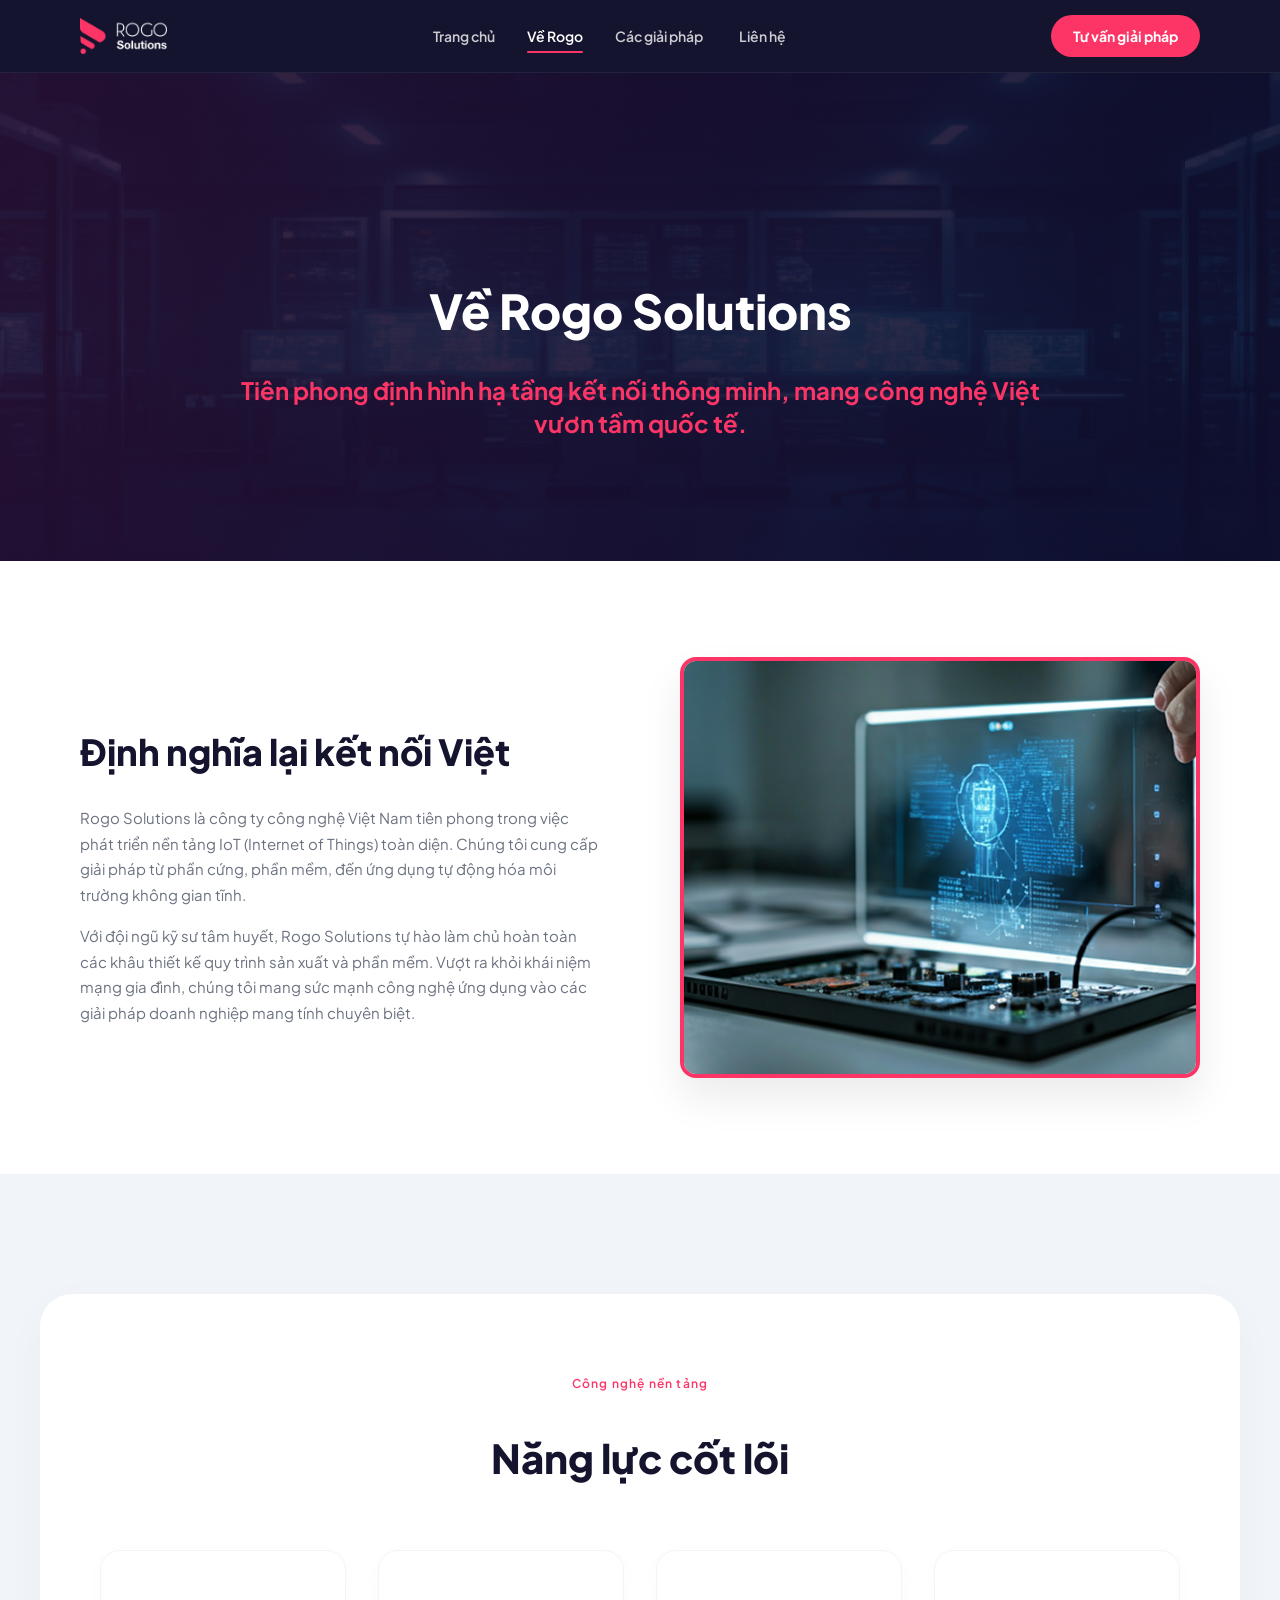
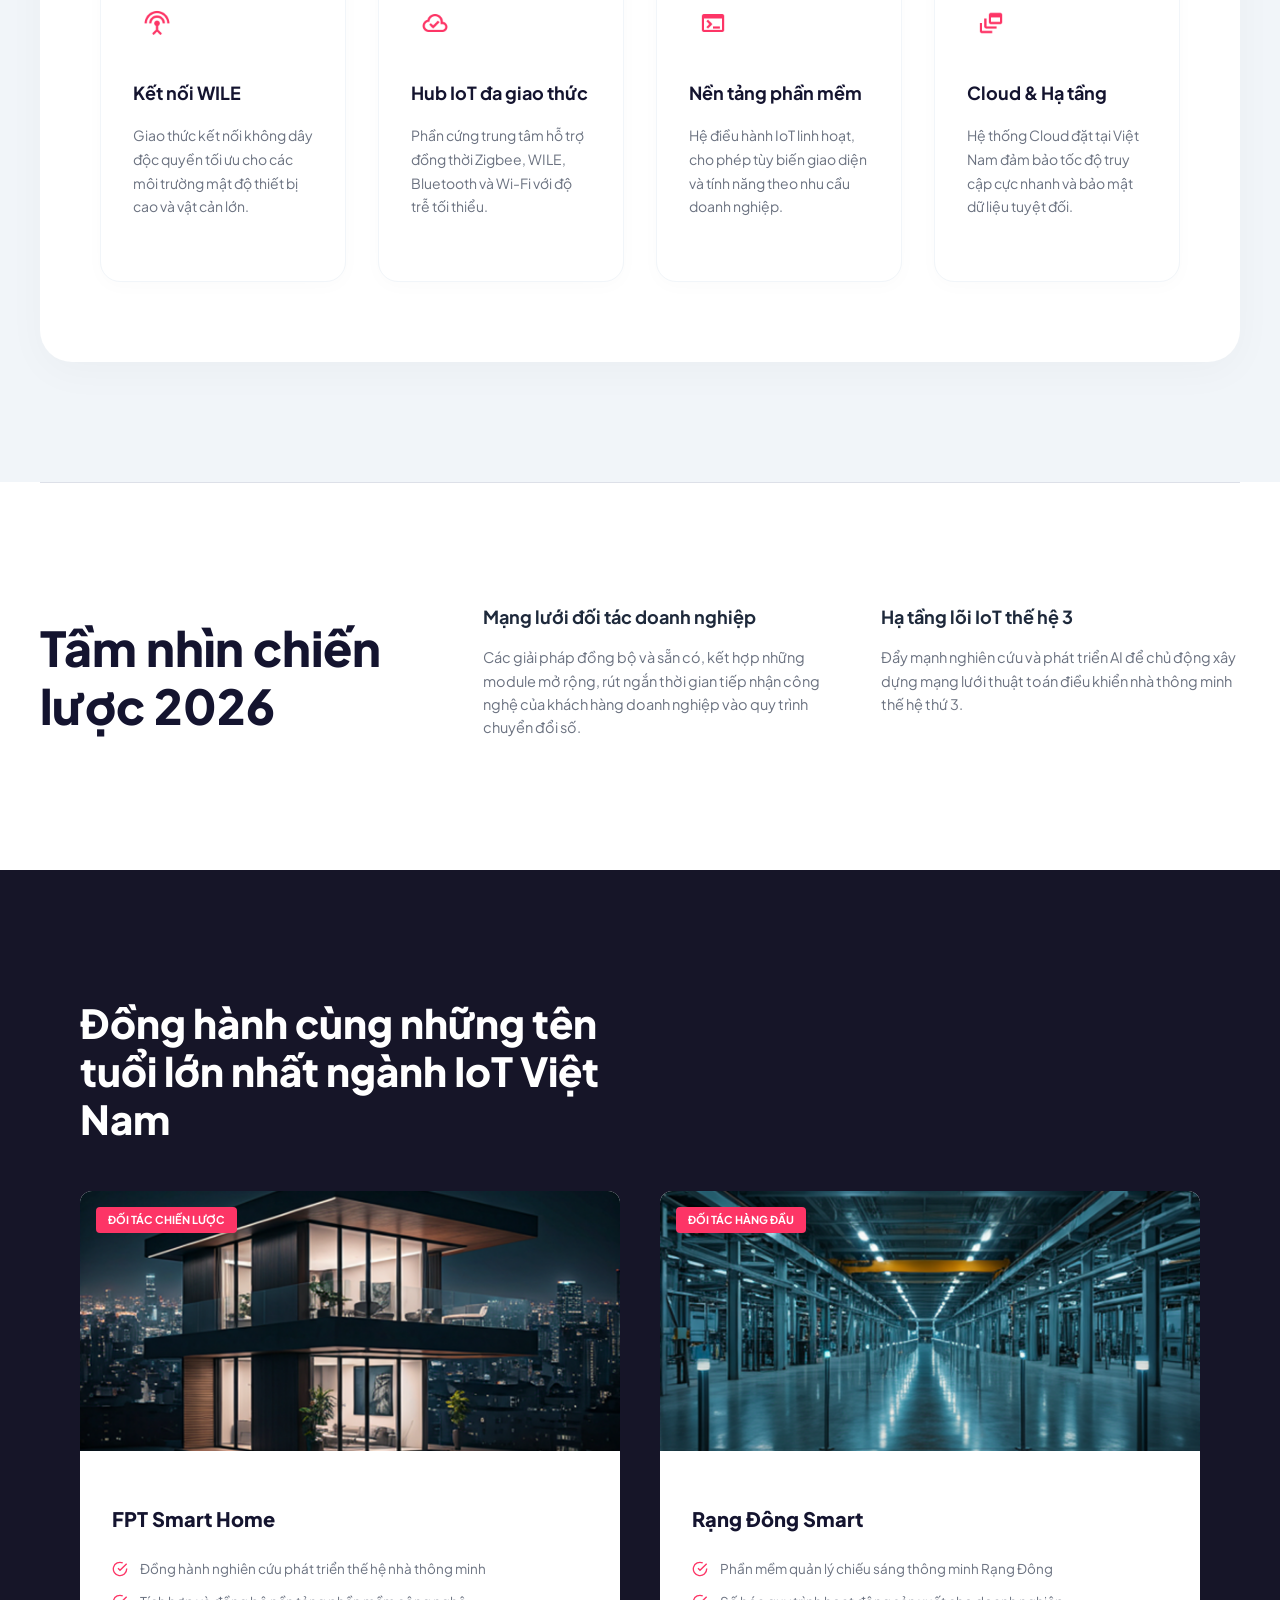
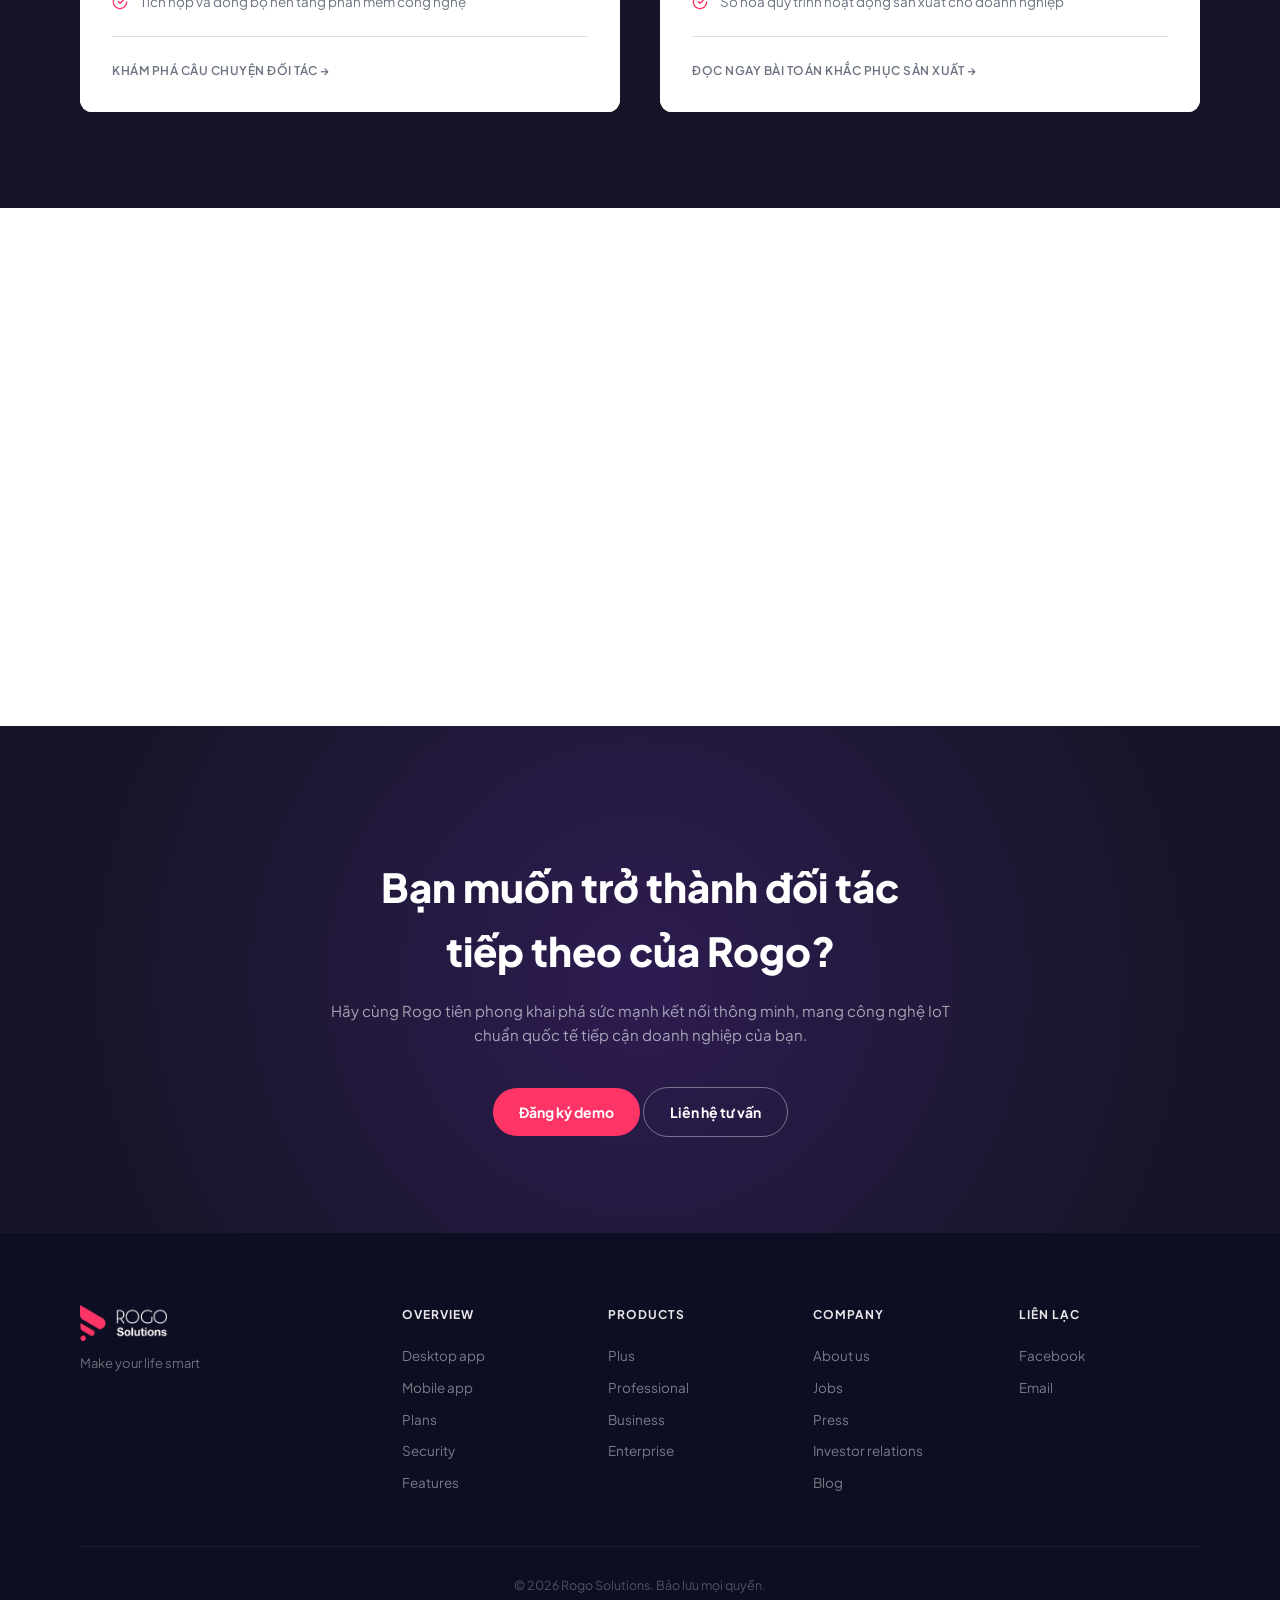
<file: about.html>
<!doctype html>
<html lang="vi">

<head>
  <meta charset="utf-8" />
  <meta name="viewport" content="width=device-width,initial-scale=1" />
  <title>Về Rogo - Rogo Solutions</title>
  <link rel="icon" type="image/png" href="assets/web_icon.png">
  <link rel="preconnect" href="https://fonts.googleapis.com">
  <link rel="preconnect" href="https://fonts.gstatic.com" crossorigin>
  <link
    href="https://fonts.googleapis.com/css2?family=Plus+Jakarta+Sans:ital,wght@0,400;0,500;0,600;0,700;0,800;1,400&family=Lora:ital,wght@0,400;0,600;1,400&display=swap"
    rel="stylesheet">
  <link rel="stylesheet" href="css/style.css">
  <style>
    /* CSS Tùy chỉnh riêng cho trang About */
    .about-hero {
      padding: 160px 0 120px;
      background: linear-gradient(rgba(19, 10, 47, 0.4), rgba(19, 10, 47, 0.4)), url('assets/Background4.png') no-repeat center center;
      background-size: cover;
      color: #fff;
      text-align: center;
    }

    .about-hero h1 {
      font-size: 48px;
      font-weight: 800;
      margin-bottom: 24px;
      color: #fff;
    }

    .about-hero p {
      font-size: 24px;
      font-weight: 700;
      color: #FD3566;
      line-height: 1.4;
      max-width: 900px;
      margin: 0 auto;
    }

    .about-redefine {
      padding: 96px 0;
      background: #fff;
    }

    .redefine-grid {
      display: grid;
      grid-template-columns: 1fr 1fr;
      gap: 80px;
      align-items: center;
    }

    .redefine-text h2 {
      font-size: 36px;
      font-weight: 800;
      margin-bottom: 24px;
      color: var(--text);
    }

    .redefine-text p {
      font-size: 15px;
      line-height: 1.7;
      margin-bottom: 16px;
      color: var(--text-muted);
    }

    .redefine-img {
      overflow: hidden;
      border-radius: 16px;
      border: 4px solid #FD3566;
      box-shadow: 0 20px 40px rgba(0, 0, 0, 0.08);
      display: flex;
      align-items: center;
      justify-content: center;
      background: #fff;
    }

    .redefine-img img {
      width: 100%;
      display: block;
      transform: scale(1.35) translateY(6%);
    }

    .about-core {
      padding: 120px 0;
      text-align: center;
      background-color: #f1f5f9;
      /* Xám đậm hơn chút so với f8fafc để nổi bật khối trắng */
    }

    .core-container {
      background: #fff;
      padding: 80px 60px;
      border-radius: 32px;
      box-shadow: 0 10px 40px rgba(0, 0, 0, 0.03);
    }

    .core-eyebrow {
      color: var(--pink);
      background: transparent;
      border: none;
      padding: 0;
      margin-bottom: 16px;
      text-transform: none;
      font-weight: 600;
      display: block;
    }

    .about-core h2 {
      font-size: 40px;
      font-weight: 800;
      margin-bottom: 60px;
      color: var(--text);
    }

    .core-grid {
      display: grid;
      grid-template-columns: repeat(4, 1fr);
      gap: 32px;
      text-align: left;
    }

    .core-item {
      padding: 48px 32px;
      border-radius: 20px;
      background: #fff;
      border: 1px solid #f1f5f9;
      box-shadow: 0 4px 20px rgba(0, 0, 0, 0.02);
      transition: all 0.3s ease;
    }

    .core-item:hover {
      transform: translateY(-8px);
      box-shadow: 0 20px 40px rgba(0, 0, 0, 0.06);
      border-color: rgba(233, 48, 73, 0.1);
    }

    .core-item-icon {
      width: 48px;
      height: 48px;
      margin-bottom: 32px;
      object-fit: contain;
    }

    .core-item h4 {
      font-size: 18px;
      font-weight: 700;
      margin-bottom: 16px;
      color: var(--text);
    }

    .core-item p {
      font-size: 14px;
      color: var(--text-muted);
      line-height: 1.7;
    }

    .about-vision {
      padding: 96px 0;
      border-top: 1px solid var(--gray-200);
    }

    .vision-grid {
      display: grid;
      grid-template-columns: 1fr 2fr;
      gap: 64px;
    }

    .vision-grid h2 {
      font-size: 48px;
      font-weight: 800;
      line-height: 1.2;
      color: var(--text);
    }

    .vision-items {
      display: grid;
      grid-template-columns: 1fr 1fr;
      gap: 40px;
    }

    .vision-items h4 {
      font-size: 18px;
      font-weight: 700;
      margin-bottom: 12px;
      color: #1e293b;
    }

    .vision-items p {
      font-size: 14.5px;
      line-height: 1.6;
      color: var(--text-muted);
    }

    .about-partners {
      padding: 96px 0;
      background: #161528;
      color: #fff;
    }

    .about-partners h2 {
      font-size: 40px;
      font-weight: 800;
      line-height: 1.2;
      color: #fff;
      margin-bottom: 48px;
    }

    .partners-grid {
      display: grid;
      grid-template-columns: 1fr 1fr;
      gap: 40px;
    }

    .card-abt {
      background: #fff;
      border-radius: 12px;
      overflow: hidden;
      display: flex;
      flex-direction: column;
    }

    .card-abt-img {
      height: 260px;
      overflow: hidden;
      position: relative;
    }

    .card-abt-img img {
      width: 100%;
      height: 100%;
      object-fit: cover;
    }

    .card-abt-badge {
      position: absolute;
      top: 16px;
      left: 16px;
      background: var(--pink);
      color: #fff;
      padding: 4px 12px;
      font-size: 11px;
      font-weight: 700;
      border-radius: 4px;
      text-transform: uppercase;
    }

    .card-abt-body {
      padding: 32px;
      background: #fff;
      flex: 1;
    }

    .card-abt-body h3 {
      font-size: 20px;
      font-weight: 800;
      color: var(--text);
      margin-bottom: 24px;
    }

    .card-abt-list {
      list-style: none;
      padding: 0;
      margin: 0 0 24px;
      display: flex;
      flex-direction: column;
      gap: 12px;
    }

    .card-abt-list li {
      display: flex;
      gap: 12px;
      font-size: 13.5px;
      color: var(--text-muted);
      line-height: 1.5;
    }

    .card-abt-list svg {
      width: 16px;
      height: 16px;
      color: var(--pink);
      flex-shrink: 0;
      margin-top: 2px;
    }

    .card-abt-btn {
      color: var(--text-muted);
      font-size: 12px;
      font-weight: 600;
      text-transform: uppercase;
      letter-spacing: .5px;
      display: flex;
      align-items: center;
      gap: 8px;
      text-decoration: none;
      padding-top: 24px;
      border-top: 1px solid var(--gray-200);
      transition: color .2s;
    }

    .card-abt-btn:hover {
      color: var(--pink);
    }

    .about-contact {
      padding: 96px 0;
    }

    .contact-grid {
      display: grid;
      grid-template-columns: 1fr 1fr;
      gap: 64px;
      align-items: start;
    }

    .contact-grid h2 {
      font-size: 32px;
      font-weight: 800;
      margin-bottom: 40px;
      color: var(--text);
    }

    .contact-list {
      display: flex;
      flex-direction: column;
      gap: 32px;
    }

    .contact-item {
      display: flex;
      gap: 16px;
    }

    .contact-item svg {
      width: 24px;
      height: 24px;
      color: var(--text-muted);
      flex-shrink: 0;
    }

    .contact-item h5 {
      font-size: 13px;
      font-weight: 700;
      color: var(--pink);
      text-transform: uppercase;
      letter-spacing: 1px;
      margin: 0 0 4px;
    }

    .contact-item p {
      margin: 0;
      font-size: 14.5px;
      color: var(--text);
      font-weight: 500;
    }

    .contact-map {
      width: 100%;
      height: 320px;
      background: #1b1b3a;
      border-radius: 12px;
      object-fit: cover;
    }

    .about-cta {
      padding: 96px 0;
      background: radial-gradient(circle at center, #2e1c51 0%, #161528 80%);
      color: #fff;
      text-align: center;
    }

    .about-cta h2 {
      font-size: 40px;
      font-weight: 800;
      margin-bottom: 16px;
    }

    .about-cta p {
      font-size: 15px;
      color: rgba(255, 255, 255, .6);
      margin-bottom: 40px;
      line-height: 1.6;
    }

    @media (max-width: 900px) {
      .container {
        padding: 0 24px;
      }

      .about-hero {
        padding: 100px 24px 60px;
      }

      .about-hero h1 {
        font-size: 32px;
      }

      .about-hero p {
        font-size: 18px;
      }

      .redefine-grid,
      .vision-grid,
      .vision-items,
      .partners-grid,
      .contact-grid {
        grid-template-columns: 1fr;
        gap: 40px;
        padding: 0 24px;
      }

      .core-grid {
        grid-template-columns: 1fr 1fr;
      }

      .core-container {
        padding: 40px 24px;
      }

      .about-core h2 {
        font-size: 30px;
        margin-bottom: 40px;
      }

      .vision-grid h2 {
        font-size: 30px;
      }

      .about-partners h2 {
        font-size: 30px;
      }
    }

    @media (max-width: 600px) {
      .core-grid {
        grid-template-columns: 1fr;
      }

      .about-hero h1 {
        font-size: 28px;
      }

      .about-hero p {
        font-size: 16px;
      }

      .contact-map {
        height: 240px;
      }
    }
  </style>
</head>

<body>

  <!-- NAV -->
  <header class="nav" id="main-nav">
    <div class="container nav-inner">
      <a class="logo" href="index.html" id="logo-link">
        <img src="assets/Logo%20vector.png" alt="Rogo Solutions Logo" class="logo-img">
      </a>
      <nav aria-label="Main navigation">
        <ul class="nav-links" id="nav-links">
          <li><a href="index.html" id="nav-home">Trang chủ</a></li>
          <li><a href="about.html" class="active" id="nav-about">Về Rogo</a></li>
          <li class="has-dropdown">
            <a href="solutions.html" id="nav-solutions">Các giải pháp <svg class="chevron" viewBox="0 0 16 16"
                fill="none">
                <path d="M4 6l4 4 4-4" stroke="currentColor" stroke-width="1.5" stroke-linecap="round"
                  stroke-linejoin="round" />
              </svg></a>
            <ul class="dropdown" id="solutions-dropdown">
              <li><a href="solutions.html#rogo-platform">Rogo Platform (PaaS)</a></li>
              <li><a href="solutions.html#enterprise-saas">IoT Enterprise SaaS</a></li>
              <li><a href="solutions.html#neo-one">Thing Edges - NEO One</a></li>
            </ul>
          </li>
          <li><a href="contact.html" id="nav-contact">Liên hệ</a></li>
        </ul>
      </nav>
      <div class="nav-right">
        <a href="contact.html#contact-form" class="nav-cta" id="nav-cta-btn" style="text-decoration:none;">Tư vấn giải
          pháp</a>
        <button class="hamburger" id="hamburger-btn" aria-label="Toggle menu">
          <span></span><span></span><span></span>
        </button>
      </div>
    </div>
  </header>

  <!-- HERO -->
  <section class="about-hero">
    <div class="container">
      <h1>Về Rogo Solutions</h1>
      <p>Tiên phong định hình hạ tầng kết nối thông minh, mang công nghệ Việt<br>vươn tầm quốc tế.</p>
    </div>
  </section>

  <!-- REDEFINE -->
  <section class="about-redefine">
    <div class="container redefine-grid">
      <div class="redefine-text reveal">
        <h2>Định nghĩa lại kết nối Việt</h2>
        <p>Rogo Solutions là công ty công nghệ Việt Nam tiên phong trong việc phát triển nền tảng IoT (Internet of
          Things) toàn diện. Chúng tôi cung cấp giải pháp từ phần cứng, phần mềm, đến ứng dụng tự động hóa môi trường
          không gian tĩnh.</p>
        <p>Với đội ngũ kỹ sư tâm huyết, Rogo Solutions tự hào làm chủ hoàn toàn các khâu thiết kế quy trình sản xuất và
          phần mềm. Vượt ra khỏi khái niệm mạng gia đình, chúng tôi mang sức mạnh công nghệ ứng dụng vào các giải pháp
          doanh nghiệp mang tính chuyên biệt.</p>
      </div>
      <div class="redefine-img reveal">
        <img src="assets/Container.png" alt="Card Technology">
      </div>
    </div>
  </section>

  <!-- CORE -->
  <section class="about-core">
    <div class="container core-container reveal">
      <span class="eyebrow core-eyebrow">Công nghệ nền tảng</span>
      <h2>Năng lực cốt lõi</h2>
      <div class="core-grid">
        <div class="core-item reveal">
          <img src="assets/Icon1.png" alt="Kết nối WILE" class="core-item-icon">
          <h4>Kết nối WILE</h4>
          <p>Giao thức kết nối không dây độc quyền tối ưu cho các môi trường mật độ thiết bị cao và vật cản lớn.</p>
        </div>
        <div class="core-item reveal">
          <img src="assets/Icon2.png" alt="Hub IoT đa giao thức" class="core-item-icon">
          <h4>Hub IoT đa giao thức</h4>
          <p>Phần cứng trung tâm hỗ trợ đồng thời Zigbee, WILE, Bluetooth và Wi-Fi với độ trễ tối thiểu.</p>
        </div>
        <div class="core-item reveal">
          <img src="assets/Icon3.png" alt="Nền tảng phần mềm" class="core-item-icon">
          <h4>Nền tảng phần mềm</h4>
          <p>Hệ điều hành IoT linh hoạt, cho phép tùy biến giao diện và tính năng theo nhu cầu doanh nghiệp.</p>
        </div>
        <div class="core-item reveal">
          <img src="assets/Icon4.png" alt="Cloud & Hạ tầng" class="core-item-icon">
          <h4>Cloud & Hạ tầng</h4>
          <p>Hệ thống Cloud đặt tại Việt Nam đảm bảo tốc độ truy cập cực nhanh và bảo mật dữ liệu tuyệt đối.</p>
        </div>
      </div>
    </div>
  </section>

  <!-- VISION -->
  <section class="about-vision container reveal">
    <div class="vision-grid">
      <h2>Tầm nhìn chiến<br>lược 2026</h2>
      <div class="vision-items">
        <div class="reveal">
          <h4>Mạng lưới đối tác doanh nghiệp</h4>
          <p>Các giải pháp đồng bộ và sẵn có, kết hợp những module mở rộng, rút ngắn thời gian tiếp nhận công nghệ của
            khách hàng doanh nghiệp vào quy trình chuyển đổi số.</p>
        </div>
        <div class="reveal">
          <h4>Hạ tầng lõi IoT thế hệ 3</h4>
          <p>Đẩy mạnh nghiên cứu và phát triển AI để chủ động xây dựng mạng lưới thuật toán điều khiển nhà thông minh
            thế hệ thứ 3.</p>
        </div>
      </div>
    </div>
  </section>

  <!-- PARTNERS -->
  <section class="about-partners">
    <div class="container">
      <h2 class="reveal">Đồng hành cùng những tên<br>tuổi lớn nhất ngành IoT Việt<br>Nam</h2>
      <div class="partners-grid">
        <div class="card-abt reveal">
          <div class="card-abt-img">
            <div class="card-abt-badge">ĐỐI TÁC CHIẾN LƯỢC</div>
            <img src="assets/Container%20(1).png" alt="FPT Smart Home">
          </div>
          <div class="card-abt-body">
            <h3>FPT Smart Home</h3>
            <ul class="card-abt-list">
              <li><svg viewBox="0 0 24 24" fill="none" stroke="currentColor" stroke-width="2">
                  <path d="M22 11.08V12a10 10 0 1 1-5.93-9.14" />
                  <polyline points="22 4 12 14.01 9 11.01" />
                </svg> Đồng hành nghiên cứu phát triển thế hệ nhà thông minh</li>
              <li><svg viewBox="0 0 24 24" fill="none" stroke="currentColor" stroke-width="2">
                  <path d="M22 11.08V12a10 10 0 1 1-5.93-9.14" />
                  <polyline points="22 4 12 14.01 9 11.01" />
                </svg> Tích hợp và đồng bộ nền tảng phần mềm công nghệ</li>
            </ul>
            <a href="#" class="card-abt-btn">KHÁM PHÁ CÂU CHUYỆN ĐỐI TÁC &rarr;</a>
          </div>
        </div>
        <div class="card-abt reveal">
          <div class="card-abt-img">
            <div class="card-abt-badge" style="background:#FD3566">ĐỐI TÁC HÀNG ĐẦU</div>
            <img src="assets/Container%20(2).png" alt="Rạng Đông Smart">
          </div>
          <div class="card-abt-body">
            <h3>Rạng Đông Smart</h3>
            <ul class="card-abt-list">
              <li><svg viewBox="0 0 24 24" fill="none" stroke="currentColor" stroke-width="2">
                  <path d="M22 11.08V12a10 10 0 1 1-5.93-9.14" />
                  <polyline points="22 4 12 14.01 9 11.01" />
                </svg> Phần mềm quản lý chiếu sáng thông minh Rạng Đông</li>
              <li><svg viewBox="0 0 24 24" fill="none" stroke="currentColor" stroke-width="2">
                  <path d="M22 11.08V12a10 10 0 1 1-5.93-9.14" />
                  <polyline points="22 4 12 14.01 9 11.01" />
                </svg> Số hóa quy trình hoạt động sản xuất cho doanh nghiệp</li>
            </ul>
            <a href="#" class="card-abt-btn">ĐỌC NGAY BÀI TOÁN KHẮC PHỤC SẢN XUẤT &rarr;</a>
          </div>
        </div>
      </div>
    </div>
  </section>

  <!-- CONTACT -->
  <section class="about-contact container reveal">
    <div class="contact-grid">
      <div class="reveal">
        <h2>Thông tin liên hệ</h2>
        <div class="contact-list">
          <div class="contact-item reveal">
            <svg viewBox="0 0 24 24" fill="none" stroke="currentColor" stroke-width="2">
              <path d="M21 10c0 7-9 13-9 13s-9-6-9-13a9 9 0 0 1 18 0z" />
              <circle cx="12" cy="10" r="3" />
            </svg>
            <div>
              <h5>Văn phòng</h5>
              <p>Số 8 Đường Số 52, Phường An Phú, TP. Thủ Đức, TP.HCM</p>
            </div>
          </div>
          <div class="contact-item reveal">
            <svg viewBox="0 0 24 24" fill="none" stroke="currentColor" stroke-width="2">
              <path d="M4 4h16c1.1 0 2 .9 2 2v12c0 1.1-.9 2-2 2H4c-1.1 0-2-.9-2-2V6c0-1.1.9-2 2-2z" />
              <polyline points="22,6 12,13 2,6" />
            </svg>
            <div>
              <h5>Email liên hệ</h5>
              <p>contact@rogosolutions.com</p>
            </div>
          </div>
          <div class="contact-item reveal">
            <svg viewBox="0 0 24 24" fill="none" stroke="currentColor" stroke-width="2">
              <path
                d="M22 16.92v3a2 2 0 0 1-2.18 2 19.79 19.79 0 0 1-8.63-3.07 19.5 19.5 0 0 1-6-6 19.79 19.79 0 0 1-3.07-8.67A2 2 0 0 1 4.11 2h3a2 2 0 0 1 2 1.72 12.84 12.84 0 0 0 .7 2.81 2 2 0 0 1-.45 2.11L8.09 9.91a16 16 0 0 0 6 6l1.27-1.27a2 2 0 0 1 2.11-.45 12.84 12.84 0 0 0 2.81.7A2 2 0 0 1 22 16.92z" />
            </svg>
            <div>
              <h5>Phone & Zalo</h5>
              <p>+84 56 756 8676</p>
            </div>
          </div>
        </div>
      </div>
      <img src="assets/Container4.jpg" class="contact-map reveal" alt="Bản đồ liên hệ">
    </div>
  </section>

  <!-- CTA STRIP -->
  <section class="about-cta">
    <div class="container reveal">
      <h2>Bạn muốn trở thành đối tác<br>tiếp theo của Rogo?</h2>
      <p>Hãy cùng Rogo tiên phong khai phá sức mạnh kết nối thông minh, mang công nghệ IoT<br>chuẩn quốc tế tiếp cận
        doanh nghiệp của bạn.</p>
      <a href="demo.html" target="_blank" class="btn btn-primary" style="text-decoration:none;">Đăng ký demo</a>
      <a href="contact.html#contact-form" class="btn btn-ghost" style="text-decoration:none;">Liên hệ tư vấn</a>
    </div>
  </section>

  <!-- FOOTER -->
  <footer id="main-footer">
    <div class="container">
      <div class="foot-top">
        <div class="foot-brand">
          <a class="logo" href="index.html" id="footer-logo">
            <img src="assets/Logo%20vector.png" alt="Rogo Solutions Logo" class="logo-img">
          </a>
          <div class="foot-tagline">Make your life smart</div>
        </div>
        <div class="foot-cols">
          <div class="foot-col" id="foot-col-overview">
            <h5>OVERVIEW</h5>
            <a href="#">Desktop app</a>
            <a href="#">Mobile app</a>
            <a href="#">Plans</a>
            <a href="#">Security</a>
            <a href="#">Features</a>
          </div>
          <div class="foot-col" id="foot-col-products">
            <h5>PRODUCTS</h5>
            <a href="#">Plus</a>
            <a href="#">Professional</a>
            <a href="#">Business</a>
            <a href="#">Enterprise</a>
          </div>
          <div class="foot-col" id="foot-col-company">
            <h5>COMPANY</h5>
            <a href="#">About us</a>
            <a href="#">Jobs</a>
            <a href="#">Press</a>
            <a href="#">Investor relations</a>
            <a href="#">Blog</a>
          </div>
          <div class="foot-col" id="foot-col-contact">
            <h5>LIÊN LẠC</h5>
            <a href="#">Facebook</a>
            <a href="#">Email</a>
          </div>
        </div>
      </div>
      <div class="foot-bottom">© 2026 Rogo Solutions. Bảo lưu mọi quyền.</div>
    </div>
  </footer>

  <script src="js/main.js"></script>
</body>

</html>
</file>
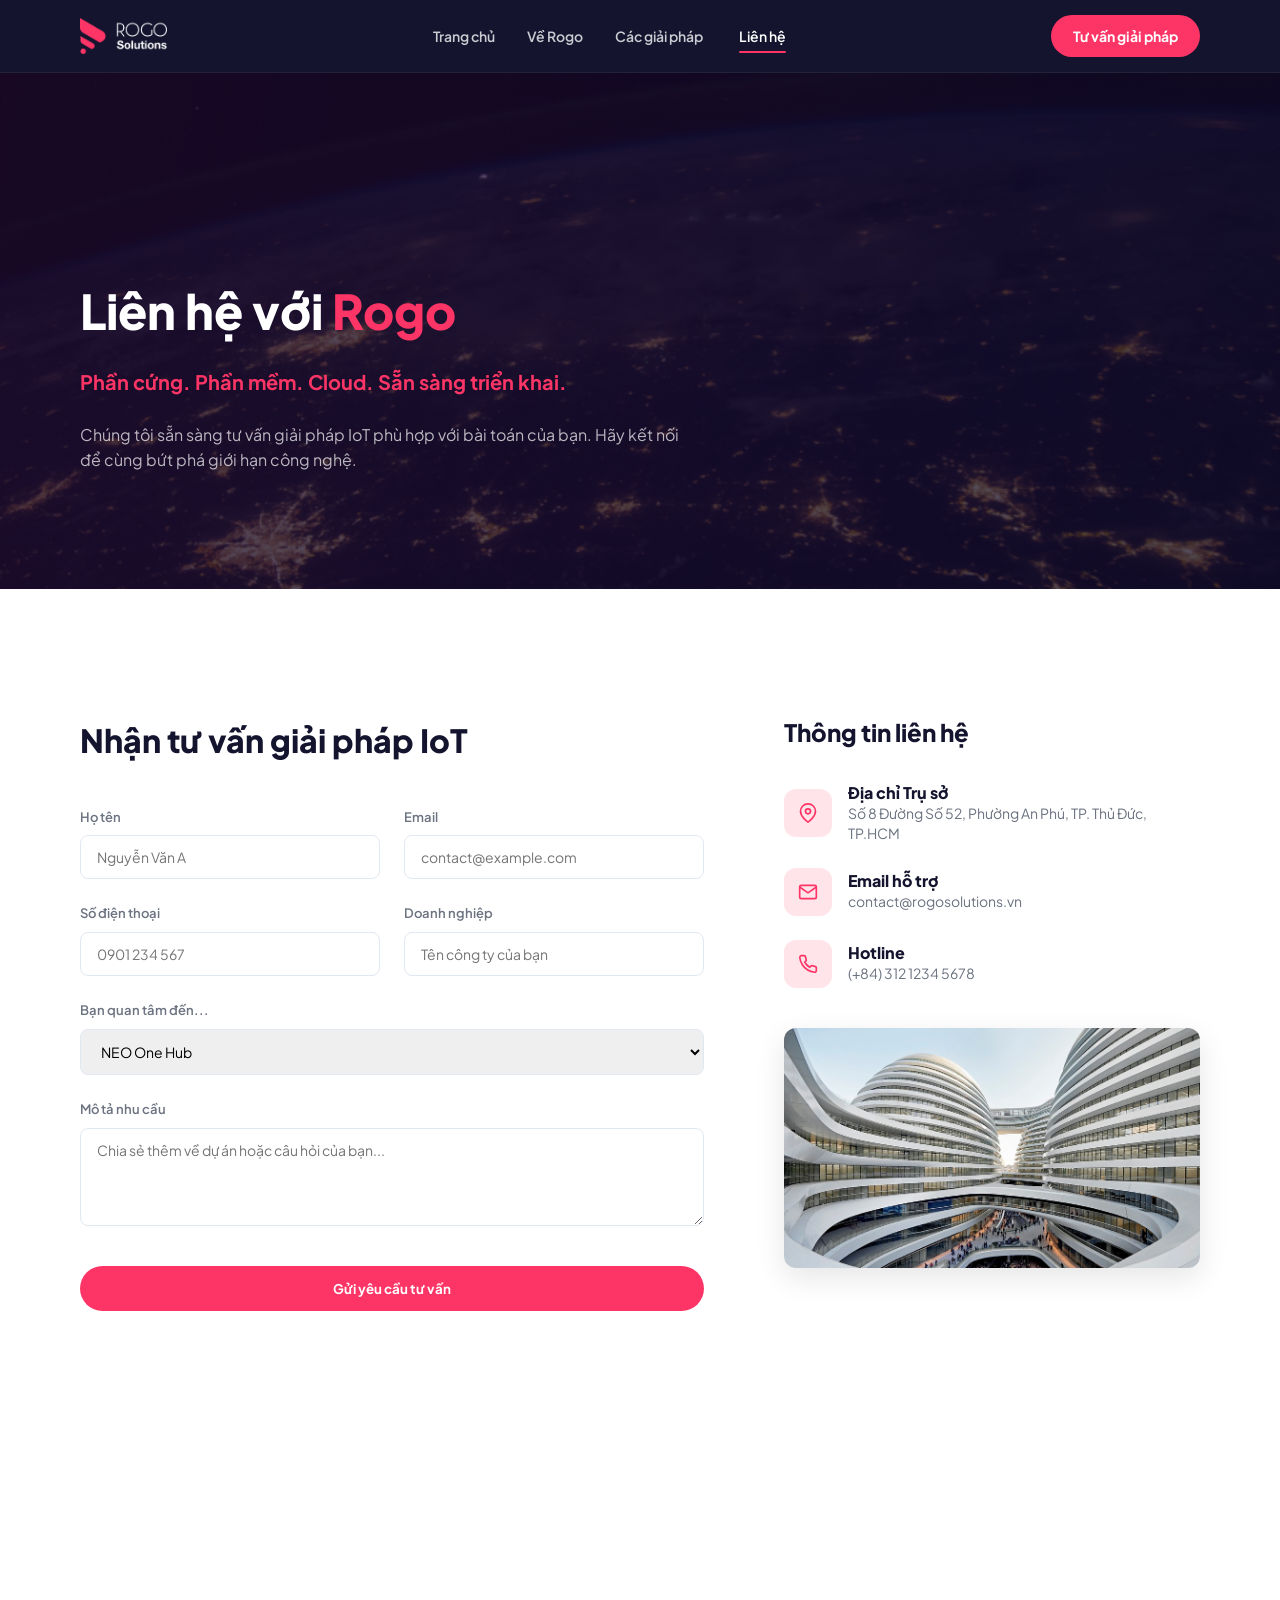
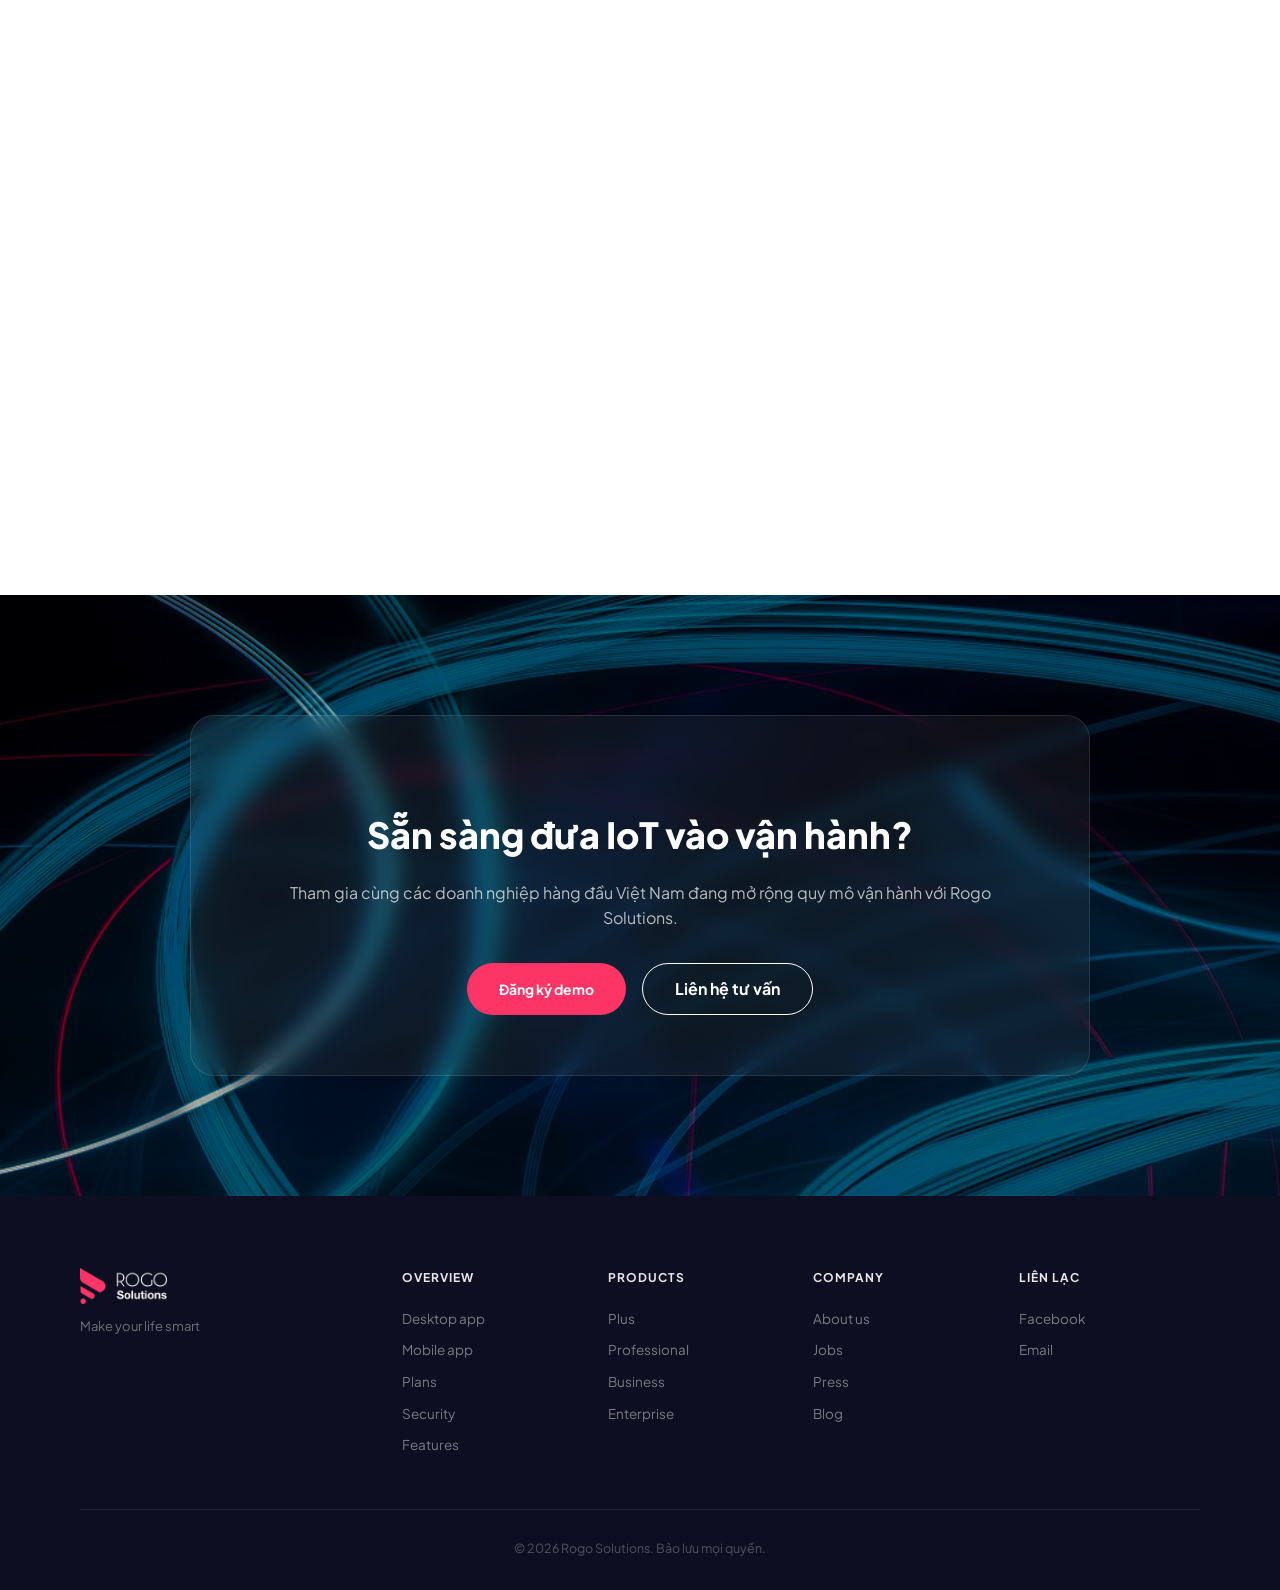
<file: contact.html>
<!doctype html>
<html lang="vi">
<head>
<meta charset="utf-8" />
<meta name="viewport" content="width=device-width,initial-scale=1" />
<title>Liên hệ - Rogo Solutions</title>
<link rel="icon" type="image/png" href="assets/web_icon.png">
<link rel="preconnect" href="https://fonts.googleapis.com">
<link rel="preconnect" href="https://fonts.gstatic.com" crossorigin>
<link href="https://fonts.googleapis.com/css2?family=Plus+Jakarta+Sans:ital,wght@0,400;0,500;0,600;0,700;0,800;1,400&family=Lora:ital,wght@0,400;0,600;1,400&display=swap" rel="stylesheet">
<link rel="stylesheet" href="css/style.css">
<style>
/* Custom CSS for Contact Page */
.contact-hero {
  padding: 160px 0 100px;
  background: linear-gradient(rgba(19, 10, 47, 0.7), rgba(19, 10, 47, 0.7)), url('assets/Background2.png') no-repeat center center;
  background-size: cover;
  color: #fff;
  text-align: left;
}
.contact-hero h1 { font-size: 48px; font-weight: 800; margin-bottom: 16px; }
.contact-hero h1 span { color: #FD3566; }
.contact-hero .subtitle { font-size: 20px; font-weight: 700; color: #FD3566; margin-bottom: 24px; }
.contact-hero p { font-size: 16px; color: rgba(255,255,255,0.7); max-width: 600px; line-height: 1.6; }

.contact-main { padding: 100px 0; background: #fff; }
.contact-grid { display: grid; grid-template-columns: 1.5fr 1fr; gap: 80px; align-items: start; }

.contact-form-box h2 { font-size: 32px; font-weight: 800; margin-bottom: 40px; color: var(--text); }
.form-grid { display: grid; grid-template-columns: 1fr 1fr; gap: 24px; margin-bottom: 24px; }
.form-group { display: flex; flex-direction: column; gap: 8px; }
.form-group label { font-size: 13px; font-weight: 600; color: var(--text-muted); }
.form-group input, .form-group select, .form-group textarea {
  padding: 12px 16px;
  border: 1px solid #e2e8f0;
  border-radius: 8px;
  font-family: inherit;
  font-size: 14px;
  transition: border-color 0.3s;
}
.form-group input:focus { border-color: #FD3566; outline: none; }
.form-full { grid-column: span 2; }
.btn-submit {
  width: 100%;
  padding: 14px;
  background: #FD3566;
  color: #fff;
  border: none;
  border-radius: 30px;
  font-weight: 700;
  cursor: pointer;
  margin-top: 16px;
  transition: background 0.3s;
}
.btn-submit:hover { background: #E62E5A; }

.contact-info-box h3 { font-size: 24px; font-weight: 800; margin-bottom: 32px; color: var(--text); }
.info-list { display: flex; flex-direction: column; gap: 24px; margin-bottom: 40px; }
.info-item { display: flex; gap: 16px; align-items: center; }
.info-icon { 
  width: 48px; height: 48px; background: #FFE4EA; border-radius: 12px; 
  display: flex; align-items: center; justify-content: center; flex-shrink: 0;
  color: #FD3566;
}
.info-text { flex: 1; }
.info-text h5 { font-size: 16px; font-weight: 800; margin: 0 0 2px 0; color: var(--text); line-height: 1.2; }
.info-text p { font-size: 14px; color: var(--text-muted); margin: 0; line-height: 1.4; }
.info-map { width: 100%; height: 240px; border-radius: 12px; object-fit: cover; box-shadow: 0 10px 30px rgba(0,0,0,0.1); }

.faq-section { padding: 100px 0; background: #f8fafc; text-align: center; }
.faq-section .badge { color: #FD3566; font-size: 12px; font-weight: 700; text-transform: uppercase; margin-bottom: 16px; display: block; }
.faq-section h2 { font-size: 36px; font-weight: 800; margin-bottom: 48px; color: var(--text); }
.faq-container { max-width: 800px; margin: 0 auto; text-align: left; }
.faq-item { background: #fff; border-radius: 8px; margin-bottom: 12px; border: 1px solid #e2e8f0; }
.faq-item summary { padding: 20px 24px; font-weight: 700; cursor: pointer; display: flex; justify-content: space-between; align-items: center; list-style: none; color: var(--text); }
.faq-item summary::-webkit-details-marker { display: none; }
.faq-item summary::after { content: '+'; font-size: 20px; color: #FD3566; }
.faq-item[open] summary::after { content: '−'; }
.faq-content { padding: 0 24px 20px; font-size: 14px; color: var(--text-muted); line-height: 1.6; }

.contact-cta { 
  padding: 120px 0; 
  background: url('assets/Background1.png') no-repeat center center;
  background-size: cover;
  text-align: center;
  color: #fff;
}
.cta-glass {
  background: rgba(255,255,255,0.05);
  backdrop-filter: blur(10px);
  padding: 60px;
  border-radius: 24px;
  border: 1px solid rgba(255,255,255,0.1);
  max-width: 900px;
  margin: 0 auto;
}
.cta-glass h2 { font-size: 36px; font-weight: 800; margin-bottom: 16px; }
.cta-glass p { margin-bottom: 32px; opacity: 0.7; }
.cta-btns { display: flex; gap: 16px; justify-content: center; }
.cta-btns .btn-primary { background: #FD3566; border: none; padding: 12px 32px; border-radius: 30px; font-weight: 700; color: #fff; cursor: pointer; }
.cta-btns .btn-ghost { background: transparent; border: 1px solid #fff; padding: 12px 32px; border-radius: 30px; font-weight: 700; color: #fff; cursor: pointer; }

@media (max-width: 900px) {
  .container { padding: 0 24px; }
  .contact-hero { padding: 100px 24px 60px; text-align: center; }
  .contact-hero h1 { font-size: 32px; }
  .contact-hero p { margin-inline: auto; }
  .contact-grid { grid-template-columns: 1fr; gap: 60px; padding: 0 24px; }
  .form-grid { grid-template-columns: 1fr; }
  .form-full { grid-column: span 1; }
  .contact-main { padding: 60px 0; }
  .cta-glass { padding: 40px 20px; }
  .cta-glass h2 { font-size: 28px; }
  .cta-btns { flex-direction: column; }
  .cta-btns .btn { width: 100%; justify-content: center; }
}
@media (max-width: 600px) {
  .contact-hero h1 { font-size: 28px; }
  .info-map { height: 200px; }
}
</style>
</head>
<body>

<!-- NAV -->
<header class="nav" id="main-nav">
  <div class="container nav-inner">
    <a class="logo" href="index.html" id="logo-link">
      <img src="assets/Logo%20vector.png" alt="Rogo Solutions Logo" class="logo-img">
    </a>
    <nav aria-label="Main navigation">
      <ul class="nav-links" id="nav-links">
        <li><a href="index.html" id="nav-home">Trang chủ</a></li>
        <li><a href="about.html" id="nav-about">Về Rogo</a></li>
        <li class="has-dropdown">
          <a href="solutions.html" id="nav-solutions">Các giải pháp <svg class="chevron" viewBox="0 0 16 16" fill="none"><path d="M4 6l4 4 4-4" stroke="currentColor" stroke-width="1.5" stroke-linecap="round" stroke-linejoin="round"/></svg></a>
          <ul class="dropdown" id="solutions-dropdown">
            <li><a href="solutions.html#rogo-platform">Rogo Platform (PaaS)</a></li>
            <li><a href="solutions.html#enterprise-saas">IoT Enterprise SaaS</a></li>
            <li><a href="solutions.html#neo-one">Thing Edges - NEO One</a></li>
          </ul>
        </li>
        <li><a href="contact.html" class="active" id="nav-contact">Liên hệ</a></li>
      </ul>
    </nav>
    <div class="nav-right">
      <a href="#contact-form" class="nav-cta" id="nav-cta-btn" style="text-decoration:none;">Tư vấn giải pháp</a>
      <button class="hamburger" id="hamburger-btn" aria-label="Toggle menu">
        <span></span><span></span><span></span>
      </button>
    </div>
  </div>
</header>

<!-- HERO -->
<section class="contact-hero">
  <div class="container">
    <h1>Liên hệ với <span>Rogo</span></h1>
    <div class="subtitle">Phần cứng. Phần mềm. Cloud. Sẵn sàng triển khai.</div>
    <p>Chúng tôi sẵn sàng tư vấn giải pháp IoT phù hợp với bài toán của bạn. Hãy kết nối để cùng bứt phá giới hạn công nghệ.</p>
  </div>
</section>

<!-- MAIN CONTACT -->
<section class="contact-main">
  <div class="container contact-grid">
    <!-- Form -->
    <div class="contact-form-box reveal" id="contact-form">
      <h2>Nhận tư vấn giải pháp IoT</h2>
      <form action="#">
        <div class="form-grid">
          <div class="form-group reveal">
            <label>Họ tên</label>
            <input type="text" placeholder="Nguyễn Văn A">
          </div>
          <div class="form-group reveal">
            <label>Email</label>
            <input type="email" placeholder="contact@example.com">
          </div>
          <div class="form-group reveal">
            <label>Số điện thoại</label>
            <input type="tel" placeholder="0901 234 567">
          </div>
          <div class="form-group reveal">
            <label>Doanh nghiệp</label>
            <input type="text" placeholder="Tên công ty của bạn">
          </div>
          <div class="form-group form-full reveal">
            <label>Bạn quan tâm đến...</label>
            <select>
              <option>NEO One Hub</option>
              <option>Rogo Platform (PaaS)</option>
              <option>IoT Enterprise SaaS</option>
              <option>Khác</option>
            </select>
          </div>
          <div class="form-group form-full reveal">
            <label>Mô tả nhu cầu</label>
            <textarea rows="4" placeholder="Chia sẻ thêm về dự án hoặc câu hỏi của bạn..."></textarea>
          </div>
        </div>
        <button type="submit" class="btn-submit reveal">Gửi yêu cầu tư vấn</button>
      </form>
    </div>

    <!-- Info -->
    <div class="contact-info-box reveal">
      <h3>Thông tin liên hệ</h3>
      <div class="info-list">
        <div class="info-item reveal">
          <div class="info-icon">
            <svg width="20" height="20" viewBox="0 0 24 24" fill="none" stroke="currentColor" stroke-width="2"><path d="M21 10c0 7-9 13-9 13s-9-6-9-13a9 9 0 0 1 18 0z"/><circle cx="12" cy="10" r="3"/></svg>
          </div>
          <div class="info-text">
            <h5>Địa chỉ Trụ sở</h5>
            <p>Số 8 Đường Số 52, Phường An Phú, TP. Thủ Đức, TP.HCM</p>
          </div>
        </div>
        <div class="info-item reveal">
          <div class="info-icon">
            <svg width="20" height="20" viewBox="0 0 24 24" fill="none" stroke="currentColor" stroke-width="2"><path d="M4 4h16c1.1 0 2 .9 2 2v12c0 1.1-.9 2-2 2H4c-1.1 0-2-.9-2-2V6c0-1.1.9-2 2-2z"/><polyline points="22,6 12,13 2,6"/></svg>
          </div>
          <div class="info-text">
            <h5>Email hỗ trợ</h5>
            <p>contact@rogosolutions.vn</p>
          </div>
        </div>
        <div class="info-item reveal">
          <div class="info-icon">
            <svg width="20" height="20" viewBox="0 0 24 24" fill="none" stroke="currentColor" stroke-width="2"><path d="M22 16.92v3a2 2 0 0 1-2.18 2 19.79 19.79 0 0 1-8.63-3.07 19.5 19.5 0 0 1-6-6 19.79 19.79 0 0 1-3.07-8.67A2 2 0 0 1 4.11 2h3a2 2 0 0 1 2 1.72 12.84 12.84 0 0 0 .7 2.81 2 2 0 0 1-.45 2.11L8.09 9.91a16 16 0 0 0 6 6l1.27-1.27a2 2 0 0 1 2.11-.45 12.84 12.84 0 0 0 2.81.7A2 2 0 0 1 22 16.92z"/></svg>
          </div>
          <div class="info-text">
            <h5>Hotline</h5>
            <p>(+84) 312 1234 5678</p>
          </div>
        </div>
      </div>
      <img src="assets/Container4.jpg" alt="Vị trí Rogo trên bản đồ" class="info-map reveal">
    </div>
  </div>
</section>

<!-- FAQ SECTION -->
<section class="faq-section reveal">
  <div class="container">
    <span class="badge">Hỗ trợ khách hàng</span>
    <h2>Câu hỏi thường gặp</h2>
    <div class="faq-container">
      <details class="faq-item reveal">
        <summary>Rogo Solutions cung cấp những giải pháp gì?</summary>
        <div class="faq-content">Chúng tôi cung cấp hệ sinh thái IoT toàn diện bao gồm phần cứng Hub NEO One, nền tảng PaaS cho doanh nghiệp và các giải pháp SaaS chuyên biệt cho từng ngành nghề.</div>
      </details>
      <details class="faq-item reveal">
        <summary>NEO One Hub hoạt động như thế nào?</summary>
        <div class="faq-content">NEO One Hub đóng vai trò là bộ não trung tâm, kết nối các thiết bị sử dụng giao thức Zigbee, Bluetooth, WiFi và Matter, cho phép điều khiển tập trung qua app Thing Edges.</div>
      </details>
      <details class="faq-item reveal">
        <summary>IoT SaaS sắp ra mắt dành cho ai?</summary>
        <div class="faq-content">Giải pháp SaaS của Rogo được thiết kế tối ưu cho các doanh nghiệp trong lĩnh vực dịch vụ (khách sạn, chuỗi cửa hàng), nông nghiệp công nghệ cao và sản xuất công nghiệp.</div>
      </details>
      <details class="faq-item reveal">
        <summary>Thing Edges khác gì các app smart home khác?</summary>
        <div class="faq-content">Thing Edges tập trung vào khả năng tùy biến cao cho doanh nghiệp, bảo mật đa lớp và hạ tầng Cloud đặt tại Việt Nam cho độ trễ cực thấp.</div>
      </details>
      <details class="faq-item reveal">
        <summary>Chi phí triển khai giải pháp IoT cho doanh nghiệp là bao nhiêu?</summary>
        <div class="faq-content">Chi phí sẽ phụ thuộc vào quy mô dự án và nhu cầu cụ thể của doanh nghiệp. Vui lòng để lại thông tin tư vấn để đội ngũ chuyên gia của chúng tôi báo giá chi tiết.</div>
      </details>
    </div>
  </div>
</section>

<!-- CTA SECTION -->
<section class="contact-cta">
  <div class="container reveal">
    <div class="cta-glass">
      <h2>Sẵn sàng đưa IoT vào vận hành?</h2>
      <p>Tham gia cùng các doanh nghiệp hàng đầu Việt Nam đang mở rộng quy mô vận hành với Rogo Solutions.</p>
      <div class="cta-btns">
        <a href="demo.html" target="_blank" class="btn btn-primary" style="text-decoration:none;">Đăng ký demo</a>
        <a href="#contact-form" class="btn-ghost" style="text-decoration:none;">Liên hệ tư vấn</a>
      </div>
    </div>
  </div>
</section>

<!-- FOOTER -->
<footer id="main-footer">
  <div class="container">
    <div class="foot-top">
      <div class="foot-brand">
        <a class="logo" href="index.html" id="footer-logo">
          <img src="assets/Logo%20vector.png" alt="Rogo Solutions Logo" class="logo-img">
        </a>
        <div class="foot-tagline">Make your life smart</div>
      </div>
      <div class="foot-cols">
        <div class="foot-col">
          <h5>OVERVIEW</h5>
          <a href="#">Desktop app</a>
          <a href="#">Mobile app</a>
          <a href="#">Plans</a>
          <a href="#">Security</a>
          <a href="#">Features</a>
        </div>
        <div class="foot-col">
          <h5>PRODUCTS</h5>
          <a href="#">Plus</a>
          <a href="#">Professional</a>
          <a href="#">Business</a>
          <a href="#">Enterprise</a>
        </div>
        <div class="foot-col">
          <h5>COMPANY</h5>
          <a href="#">About us</a>
          <a href="#">Jobs</a>
          <a href="#">Press</a>
          <a href="#">Blog</a>
        </div>
        <div class="foot-col">
          <h5>LIÊN LẠC</h5>
          <a href="#">Facebook</a>
          <a href="#">Email</a>
        </div>
      </div>
    </div>
    <div class="foot-bottom">© 2026 Rogo Solutions. Bảo lưu mọi quyền.</div>
  </div>
</footer>

<script src="js/main.js"></script>
</body>
</html>
</file>
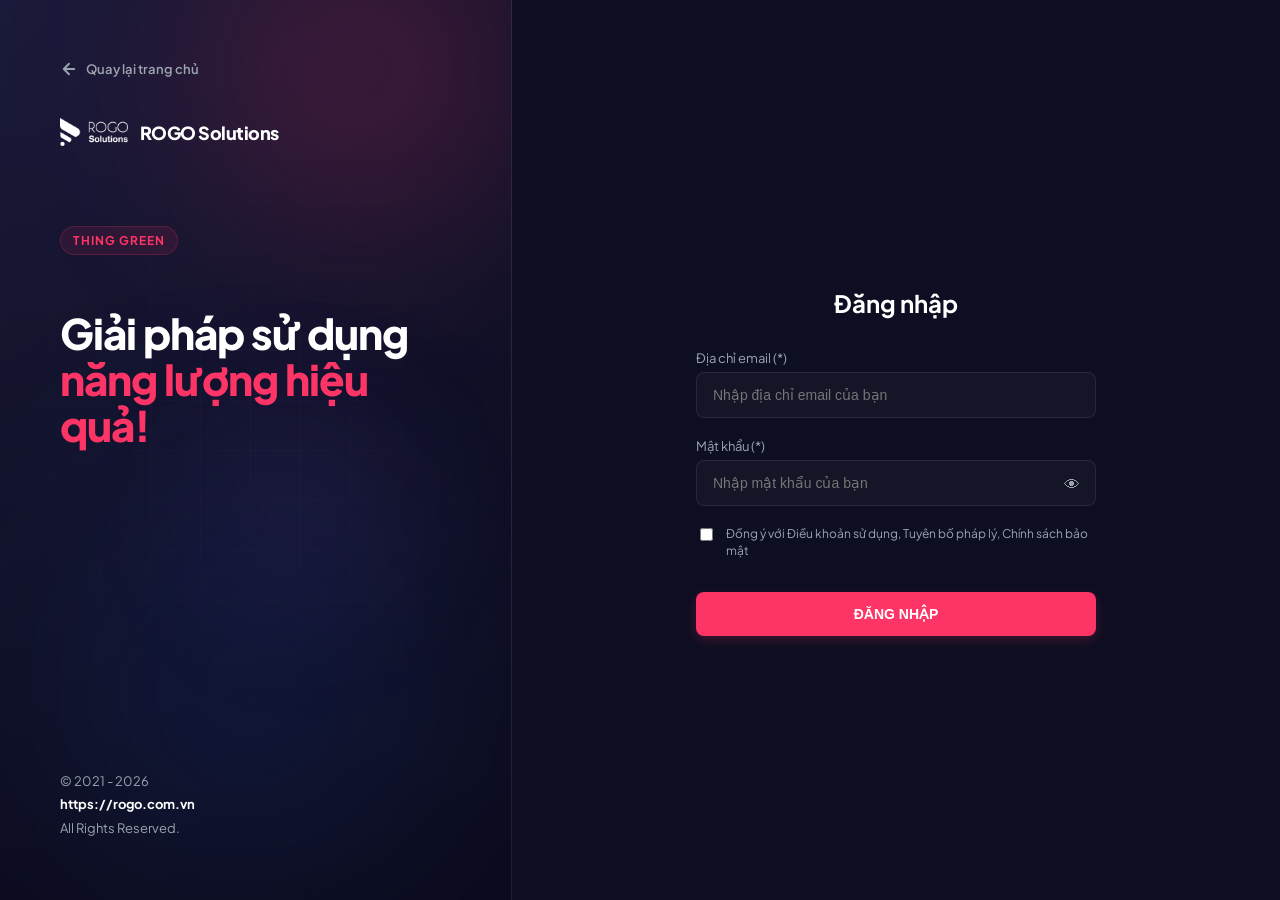
<file: demo.html>
<!doctype html>
<html lang="vi">
<head>
<meta charset="utf-8" />
<meta name="viewport" content="width=device-width,initial-scale=1" />
<title>Demo Dashboard - Rogo Solutions</title>
<link rel="icon" type="image/png" href="assets/web_icon.png">
<link href="https://fonts.googleapis.com/css2?family=Plus+Jakarta+Sans:wght@400;500;600;700;800&display=swap" rel="stylesheet">
<style>
:root {
  --bg-app: #0E0E22;
  --sidebar-bg: #14142F;
  --primary: #FD3566;
  --text-main: #FFFFFF;
  --text-muted: #9CA3AF;
  --card-bg: #1B1B3A;
  --border: rgba(255, 255, 255, 0.08);
  --green: #10b981;
}
* { box-sizing: border-box; }
body, html { margin: 0; padding: 0; font-family: 'Plus Jakarta Sans', sans-serif; background: var(--bg-app); color: var(--text-main); height: 100vh; overflow: hidden; }

.app-container { display: none; height: 100vh; }

/* --- LOGIN VIEW (DARK MODE) --- */
#view-login {
  position: fixed; top: 0; left: 0; width: 100%; height: 100%;
  background: var(--bg-app); z-index: 2000; display: flex; color: var(--text-main);
}
.login-left {
  width: 40%; 
  background: radial-gradient(circle at 0% 0%, #1a1a3a 0%, #0a0a1a 100%);
  position: relative; overflow: hidden;
  display: flex; flex-direction: column; padding: 60px; border-right: 1px solid var(--border);
}
/* Glowing background effects - more vibrant and layered */
.login-left::before {
  content: ""; position: absolute; top: -20%; right: -20%; width: 500px; height: 500px;
  background: radial-gradient(circle, rgba(253, 53, 102, 0.25) 0%, transparent 70%);
  filter: blur(80px); animation: move 12s infinite alternate; z-index: 2;
}
.login-left::after {
  content: ""; position: absolute; bottom: -10%; left: -10%; width: 600px; height: 600px;
  background: radial-gradient(circle, rgba(37, 99, 235, 0.15) 0%, transparent 70%);
  filter: blur(100px); animation: move 18s infinite alternate-reverse; z-index: 2;
}
/* Extra glow for depth */
.login-glow-extra {
  position: absolute; top: 40%; left: 30%; width: 300px; height: 300px;
  background: radial-gradient(circle, rgba(139, 92, 246, 0.1) 0%, transparent 70%);
  filter: blur(60px); z-index: 2; pointer-events: none;
}
@keyframes move { 
  0% { transform: translate(0,0) scale(1); } 
  100% { transform: translate(120px, 80px) scale(1.1); } 
}

.login-left-grid {
  position: absolute; inset: 0; 
  background-image: linear-gradient(rgba(255,255,255,0.02) 1px, transparent 1px), linear-gradient(90deg, rgba(255,255,255,0.02) 1px, transparent 1px);
  background-size: 50px 50px; z-index: 3;
  mask-image: radial-gradient(circle at center, black, transparent 80%);
}

.login-left-content { position: relative; z-index: 10; height: 100%; display: flex; flex-direction: column; }
.login-logo { display: flex; align-items: center; gap: 12px; margin-bottom: 80px; }
.login-logo img { height: 28px; filter: brightness(0) invert(1) !important; }
.login-logo span { font-weight: 800; font-size: 18px; color: #fff; letter-spacing: -0.5px; }

.thing-green-badge {
  display: inline-block; width: fit-content; padding: 6px 12px; background: rgba(253, 53, 102, 0.1);
  color: var(--primary); border-radius: 20px; font-size: 12px; font-weight: 700;
  text-transform: uppercase; letter-spacing: 1px; margin-bottom: 20px;
  border: 1px solid rgba(253, 53, 102, 0.2);
}

.login-left h2 { font-size: 42px; font-weight: 800; color: #fff; line-height: 1.1; letter-spacing: -1px; }
.login-left h2 span.highlight { color: var(--primary); }

.login-footer { margin-top: auto; font-size: 13px; color: var(--text-muted); line-height: 1.8; }
.login-footer strong { color: #fff; }

.login-right { width: 60%; display: flex; align-items: center; justify-content: center; padding: 40px; }
.login-form-box { width: 100%; max-width: 400px; }
.login-form-box h3 { font-size: 24px; font-weight: 700; text-align: center; margin-bottom: 32px; color: #fff; }
.input-group { margin-bottom: 20px; }
.input-group label { display: block; font-size: 13px; color: var(--text-muted); margin-bottom: 6px; }
.input-field { position: relative; }
.input-field input { 
  width: 100%; padding: 14px 16px; background: rgba(255, 255, 255, 0.03); border: 1px solid var(--border); border-radius: 8px;
  font-size: 14px; color: #fff; transition: all 0.2s;
}
.input-field input:focus { outline: none; border-color: var(--primary); background: rgba(255, 255, 255, 0.05); }
.password-toggle { position: absolute; right: 16px; top: 50%; transform: translateY(-50%); color: var(--text-muted); cursor: pointer; }

.login-options { display: flex; align-items: flex-start; gap: 10px; margin-bottom: 32px; font-size: 12px; color: var(--text-muted); line-height: 1.4; }
.login-options input { margin-top: 2px; accent-color: var(--primary); }

.btn-login { 
  width: 100%; padding: 14px; background: var(--primary); color: #fff; border: none; border-radius: 8px;
  font-weight: 700; font-size: 14px; cursor: pointer; transition: all 0.2s; box-shadow: 0 4px 12px rgba(253, 53, 102, 0.2);
}
.btn-login:hover { background: #e62e5c; transform: translateY(-1px); }

.login-back-link {
  display: flex; align-items: center; gap: 8px; color: var(--text-muted);
  text-decoration: none; font-size: 13px; font-weight: 600; margin-bottom: 40px;
  transition: all 0.2s; width: fit-content;
}
.login-back-link:hover { color: #fff; transform: translateX(-4px); }

/* SIDEBAR */
.sidebar { width: 70px; background: var(--sidebar-bg); border-right: 1px solid var(--border); display: flex; flex-direction: column; align-items: center; padding: 20px 0; }
.logo-box { width: 40px; height: 40px; background: transparent; display: flex; align-items: center; justify-content: center; margin-bottom: 40px; }
.logo-box img { width: 22px; filter: none !important; }
.nav-item { width: 44px; height: 44px; display: flex; align-items: center; justify-content: center; border-radius: 10px; margin-bottom: 16px; cursor: pointer; color: var(--text-muted); transition: all 0.2s; }
.nav-item.active { background: rgba(253, 53, 102, 0.1); color: var(--primary); }
.nav-item:hover:not(.active) { background: rgba(255, 255, 255, 0.05); color: #fff; }
.sidebar-footer { margin-top: auto; display: flex; flex-direction: column; gap: 20px; align-items: center; }
.btn-back { width: 40px; height: 40px; border-radius: 50%; background: var(--card-bg); border: 1px solid var(--border); display: flex; align-items: center; justify-content: center; cursor: pointer; color: #fff; text-decoration: none; transition: background 0.2s; }

/* MAIN CONTENT */
.main-content { flex: 1; display: flex; flex-direction: column; padding: 24px; overflow-y: auto; position: relative; }
.header-bar { background: var(--card-bg); padding: 16px 24px; border-radius: 12px; border: 1px solid var(--border); margin-bottom: 24px; font-weight: 700; font-size: 18px; color: #fff; display: flex; justify-content: space-between; align-items: center; }
.status-badge { font-size: 12px; background: rgba(16, 185, 129, 0.1); color: var(--green); padding: 4px 12px; border-radius: 20px; font-weight: 600; }

.view-section { display: none; width: 100%; }
.view-section.active { display: block; }

/* --- VIEW 1: DASHBOARD --- */
.dashboard-grid { display: grid; grid-template-columns: 280px 1fr; gap: 24px; min-height: 0; }
.panel-left { background: var(--card-bg); border-radius: 16px; border: 1px solid var(--border); padding: 24px; display: flex; flex-direction: column; }
.panel-title { font-weight: 700; font-size: 16px; margin-bottom: 20px; color: #fff; }
.location-list { display: flex; flex-direction: column; gap: 12px; flex: 1; overflow-y: auto; }
.location-item { padding: 16px; border-radius: 12px; background: rgba(255, 255, 255, 0.03); border: 1px solid var(--border); cursor: pointer; transition: all 0.2s; }
.location-item.active { background: rgba(253, 53, 102, 0.08); border-color: var(--primary); }
.location-item h5 { margin: 0 0 4px; font-size: 14px; font-weight: 700; color: #fff; }
.location-item p { margin: 0; font-size: 11px; color: var(--text-muted); }
.btn-add-location { margin-top: 20px; width: 100%; padding: 12px; border: 1px dashed var(--text-muted); border-radius: 10px; background: transparent; font-weight: 700; color: var(--primary); font-size: 13px; cursor: pointer; transition: all 0.2s; }

.panel-right { display: flex; flex-direction: column; gap: 24px; overflow: hidden; }
.section-box { background: var(--card-bg); border-radius: 16px; border: 1px solid var(--border); padding: 24px; overflow: hidden; }
.section-title { font-weight: 700; font-size: 16px; margin-bottom: 8px; color: #fff; }
.section-subtitle { font-size: 12px; color: var(--text-muted); margin-bottom: 20px; text-transform: uppercase; letter-spacing: 0.5px; }

/* Kịch bản cuộn ngang */
.scenarios-grid { 
  display: flex; 
  gap: 16px; 
  overflow-x: auto; 
  padding: 8px 4px 12px 4px;
  margin: -8px -4px 0 -4px;
  -webkit-overflow-scrolling: touch;
}
.scenario-card { 
  min-width: 190px;
  flex-shrink: 0;
  padding: 16px; 
  border-radius: 12px; 
  border: 1px solid var(--border); 
  background: rgba(255, 255, 255, 0.03); 
  position: relative; 
  cursor: pointer; 
  transition: all 0.2s; 
}
.scenario-card:hover { background: rgba(255, 255, 255, 0.06); transform: translateY(-2px); border-color: var(--primary); }
.scenario-card h5 { margin: 0 0 4px; font-size: 14px; color: #fff; }
.scenario-card p { margin: 0; font-size: 11px; color: var(--text-muted); }
.scenario-card .dots { position: absolute; top: 16px; right: 12px; color: var(--text-muted); }

.controls-grid { display: grid; grid-template-columns: 1fr 1fr; gap: 24px; }
.control-group { border: 1px solid var(--border); border-radius: 12px; padding: 20px; background: rgba(255, 255, 255, 0.02); }
.group-header { display: flex; justify-content: space-between; align-items: center; margin-bottom: 20px; }
.group-title { display: flex; align-items: center; gap: 10px; font-weight: 700; font-size: 14px; color: #fff; }
.group-title svg { color: var(--primary); }

.device-list { 
  max-height: 220px; 
  overflow-y: auto; 
  padding-right: 4px; 
}
/* Scrollbar cho thiết bị */
.device-list::-webkit-scrollbar { width: 4px; }
.device-list::-webkit-scrollbar-track { background: rgba(255,255,255,0.02); }
.device-list::-webkit-scrollbar-thumb { background: rgba(255,255,255,0.1); border-radius: 4px; }
.device-list::-webkit-scrollbar-thumb:hover { background: var(--primary); }

.device-item { display: flex; justify-content: space-between; align-items: center; padding: 14px 16px; background: rgba(255, 255, 255, 0.03); border-radius: 10px; border: 1px solid var(--border); margin-bottom: 10px; }
.device-name { font-size: 13px; font-weight: 500; color: #e2e8f0; }
.device-status { display: flex; align-items: center; gap: 12px; font-size: 13px; font-weight: 700; color: var(--primary); }

.sensor-box { display: flex; justify-content: space-between; padding: 12px 0; border-bottom: 1px solid var(--border); }
.sensor-box:last-child { border-bottom: none; }
.sensor-label { font-size: 13px; color: var(--text-muted); }
.sensor-value { font-size: 13px; font-weight: 700; color: #fff; }

.btn-create { position: fixed; bottom: 40px; right: 40px; background: var(--primary); color: #fff; border: none; padding: 14px 28px; border-radius: 30px; font-weight: 700; cursor: pointer; box-shadow: 0 10px 25px rgba(253, 53, 102, 0.3); display: flex; align-items: center; gap: 10px; transition: all 0.2s; z-index: 100; }

/* --- VIEW 2: REPORT --- */
.report-summary-grid { display: grid; grid-template-columns: repeat(3, 1fr); gap: 24px; margin-bottom: 24px; }
.report-card { background: var(--card-bg); border-radius: 16px; border: 1px solid var(--border); padding: 24px; display: flex; justify-content: space-between; align-items: center; }
.report-card-info h5 { margin: 0 0 8px; color: var(--text-muted); font-size: 13px; font-weight: 500; }
.report-card-info .value { font-size: 24px; font-weight: 800; color: #fff; }
.sparkline { width: 80px; height: 40px; }
.main-chart-card { background: var(--card-bg); border-radius: 16px; border: 1px solid var(--border); padding: 24px; margin-bottom: 24px; }
.chart-header { display: flex; justify-content: space-between; align-items: center; margin-bottom: 24px; }
.chart-filters { display: flex; gap: 8px; }
.filter-btn { background: rgba(255,255,255,0.05); border: 1px solid var(--border); color: var(--text-muted); padding: 6px 16px; border-radius: 20px; font-size: 12px; font-weight: 600; cursor: pointer; transition: all 0.2s; }
.filter-btn.active { background: rgba(253, 53, 102, 0.1); border-color: var(--primary); color: var(--primary); }

.chart-placeholder { height: 340px; width: 100%; position: relative; padding: 20px 0 60px 0; }
.chart-svg { width: 100%; height: 100%; overflow: visible; cursor: crosshair; }
.chart-line { transition: all 0.6s cubic-bezier(0.4, 0, 0.2, 1); fill: none; stroke-width: 3; stroke-linecap: round; filter: drop-shadow(0 2px 4px rgba(0,0,0,0.3)); }
.chart-area { transition: all 0.6s cubic-bezier(0.4, 0, 0.2, 1); opacity: 0.15; }

/* Trục và lưới */
.axis-label { font-size: 9px; fill: #9CA3AF; font-weight: 500; font-family: 'Plus Jakarta Sans', sans-serif; }
.grid-line { stroke: rgba(255, 255, 255, 0.04); stroke-width: 1; }

/* Tooltip hiện đại */
.chart-tooltip {
  position: absolute;
  background: rgba(13, 13, 34, 0.95);
  color: #fff;
  padding: 10px 14px;
  border-radius: 12px;
  font-size: 11px;
  pointer-events: none;
  display: none;
  z-index: 1000;
  box-shadow: 0 8px 24px rgba(0,0,0,0.6);
  border: 1px solid rgba(255,255,255,0.08);
  backdrop-filter: blur(8px);
  min-width: 160px;
}
.tooltip-date { font-size: 10px; color: #9CA3AF; margin-bottom: 6px; border-bottom: 1px solid rgba(255,255,255,0.1); padding-bottom: 4px; }
.tooltip-row { display: flex; align-items: center; justify-content: space-between; gap: 10px; margin-bottom: 3px; }
.tooltip-dot { width: 6px; height: 6px; border-radius: 50%; margin-right: 6px; display: inline-block; }
.chart-indicator { stroke: rgba(255,255,255,0.2); stroke-dasharray: 4; display: none; }

.table-card { background: var(--card-bg); border-radius: 16px; border: 1px solid var(--border); padding: 24px; max-height: 400px; overflow-y: auto; }
/* Scrollbar cho bảng */
.table-card::-webkit-scrollbar { width: 4px; }
.table-card::-webkit-scrollbar-track { background: rgba(255,255,255,0.02); }
.table-card::-webkit-scrollbar-thumb { background: rgba(255,255,255,0.1); border-radius: 4px; }

.demo-table { width: 100%; border-collapse: collapse; margin-top: 16px; }
.demo-table th { text-align: left; padding: 12px 16px; color: var(--text-muted); font-size: 12px; font-weight: 600; border-bottom: 1px solid var(--border); text-transform: uppercase; }
.demo-table td { padding: 16px; font-size: 14px; border-bottom: 1px solid var(--border); color: #e2e8f0; }

/* COMMON COMPONENTS */
.switch { position: relative; display: inline-block; width: 34px; height: 20px; }
.switch input { opacity: 0; width: 0; height: 0; }
.slider { position: absolute; cursor: pointer; top: 0; left: 0; right: 0; bottom: 0; background-color: #374151; transition: .4s; border-radius: 34px; }
.slider:before { position: absolute; content: ""; height: 14px; width: 14px; left: 3px; bottom: 3px; background-color: white; transition: .4s; border-radius: 50%; }
input:checked + .slider { background-color: var(--primary); }
input:checked + .slider:before { transform: translateX(14px); }

#toast {
  position: fixed; top: -100px; left: 50%; transform: translateX(-50%); background: var(--primary); color: #fff; padding: 12px 24px; border-radius: 12px; font-weight: 700; z-index: 1000; transition: top 0.4s cubic-bezier(0.18, 0.89, 0.32, 1.28); display: flex; align-items: center; gap: 10px;
}
#toast.show { top: 30px; }
.animate-update { animation: fadeIn 0.4s ease forwards; }
@keyframes fadeIn { from { opacity: 0; transform: translateY(10px); } to { opacity: 1; transform: translateY(0); } }

/* Custom Scrollbar cho cuộn ngang */
.scenarios-grid::-webkit-scrollbar { height: 4px; }
.scenarios-grid::-webkit-scrollbar-track { background: rgba(255,255,255,0.02); }
.scenarios-grid::-webkit-scrollbar-thumb { background: rgba(255,255,255,0.1); border-radius: 4px; }
.scenarios-grid::-webkit-scrollbar-thumb:hover { background: var(--primary); }

/* LIGHT MODAL STYLES DARK MODE */
.modal-overlay { position: fixed; top: 0; left: 0; width: 100%; height: 100%; background: rgba(0, 0, 0, 0.8); display: none; align-items: center; justify-content: center; z-index: 3000; backdrop-filter: blur(8px); }
.modal-content { background: #14142F; width: 900px; max-width: 95%; border-radius: 16px; display: flex; overflow: hidden; animation: modalIn 0.3s ease-out; box-shadow: 0 24px 60px rgba(0,0,0,0.5); border: 1px solid rgba(255,255,255,0.08); }
@keyframes modalIn { from { opacity: 0; transform: translateY(30px); } to { opacity: 1; transform: translateY(0); } }
.modal-left { width: 60%; padding: 40px; color: #fff; display: flex; flex-direction: column; background: #14142F; justify-content: center; }
.modal-left h3 { margin: 0; font-size: 22px; font-weight: 700; color: #fff; }
.modal-left .subtitle { font-size: 13px; color: #9CA3AF; margin-top: 4px; margin-bottom: 30px; }
.power-status-row { display: flex; gap: 16px; margin-bottom: 32px; }
.btn-power-toggle { width: 80px; height: 60px; border: 1px solid rgba(255,255,255,0.1); border-radius: 8px; display: flex; align-items: center; justify-content: center; cursor: pointer; background: rgba(255,255,255,0.03); transition: all 0.2s; }
.btn-power-toggle.active { border-color: var(--primary); background: rgba(253, 53, 102, 0.1); }
.blue-switch { position: relative; display: inline-block; width: 44px; height: 24px; }
.blue-switch input { opacity: 0; width: 0; height: 0; }
.blue-slider { position: absolute; cursor: pointer; top: 0; left: 0; right: 0; bottom: 0; background-color: #374151; transition: .3s; border-radius: 24px; }
.blue-slider:before { position: absolute; content: ""; height: 18px; width: 18px; left: 3px; bottom: 3px; background-color: white; transition: .3s; border-radius: 50%; }
input:checked + .blue-slider { background-color: var(--primary); }
input:checked + .blue-slider:before { transform: translateX(20px); }
.status-bar-large { flex: 1; border: 1px solid rgba(255,255,255,0.1); border-radius: 8px; padding: 0 20px; display: flex; align-items: center; justify-content: center; gap: 12px; font-size: 20px; font-weight: 700; color: #9CA3AF; background: rgba(255,255,255,0.03); }
.status-bar-large svg { color: #4B5563; }
.status-bar-large.active { color: #fff; }
.status-bar-large.active svg { color: var(--primary); }
.control-label { font-size: 14px; font-weight: 600; color: #9CA3AF; margin-bottom: 12px; display: block; }
.brightness-btns { display: grid; grid-template-columns: repeat(5, 1fr); gap: 10px; margin-bottom: 32px; }
.btn-percent { padding: 12px; border: 1px solid transparent; background: rgba(255,255,255,0.05); border-radius: 6px; font-size: 14px; font-weight: 600; color: #9CA3AF; cursor: pointer; transition: all 0.2s; text-align: center; }
.btn-percent:hover { background: rgba(255,255,255,0.1); color: #fff; }
.btn-percent.active { border-color: var(--primary); background: rgba(253, 53, 102, 0.1); color: #fff; }
.temp-slider-wrapper { display: flex; align-items: center; gap: 16px; }
.temp-input-range { flex: 1; -webkit-appearance: none; height: 6px; background: linear-gradient(to right, #FF4D00, #FFB800, #FFFFFF, #00B2FF, #0057FF); border-radius: 10px; outline: none; }
.temp-input-range::-webkit-slider-thumb { -webkit-appearance: none; width: 24px; height: 24px; background: #E5E7EB; border-radius: 50%; cursor: pointer; border: 3px solid #1F2937; box-shadow: 0 2px 8px rgba(0,0,0,0.5); }
.temp-val-box { width: 80px; padding: 8px; background: rgba(255,255,255,0.05); border-radius: 6px; text-align: center; font-size: 14px; font-weight: 700; color: #fff; border: 1px solid rgba(255,255,255,0.05); }
.modal-right { width: 40%; background: linear-gradient(160deg, rgba(255, 255, 255, 0.08) 0%, rgba(255, 255, 255, 0.01) 50%, rgba(0, 0, 0, 0.1) 100%), #0F0F23; padding: 40px 32px 32px 32px; display: flex; align-items: flex-start; justify-content: center; color: #fff; position: relative; border-left: 1px solid rgba(255,255,255,0.15); backdrop-filter: blur(30px) saturate(150%); -webkit-backdrop-filter: blur(30px) saturate(150%); overflow: hidden; box-shadow: inset 0 0 40px rgba(255,255,255,0.02); }
.modal-right-content { width: 100%; display: flex; flex-direction: column; align-items: center; margin-top: 0; }
.close-modal-x { position: absolute; top: 16px; right: 16px; color: #FD3566; background: rgba(253, 53, 102, 0.1); border: none; width: 32px; height: 32px; border-radius: 6px; cursor: pointer; display: flex; align-items: center; justify-content: center; z-index: 10; }
.modal-right h4 { font-size: 16px; font-weight: 600; margin-bottom: 16px; color: #E2E8F0; text-align: center; }
.bulb-display-container { position: relative; width: 100%; height: 230px; margin: 0; display: flex; justify-content: center; align-items: flex-start; }
#bulb-glow { position: absolute; top: 70px; left: 50%; transform: translate(-50%, -50%); width: 180px; height: 180px; border-radius: 50%; filter: blur(50px); opacity: 0; transition: all 0.4s; z-index: 1; }
#bulb-brightness-img { position: absolute !important; top: 70px !important; left: 50% !important; transform: translate(-50%, -50%) !important; width: 250px !important; height: 250px !important; z-index: 4 !important; transition: all 0.4s !important; opacity: 0; pointer-events: none !important; object-fit: contain !important; mix-blend-mode: screen; }
#bulb-preview-img { position: relative !important; top: 0 !important; width: auto !important; height: 210px !important; z-index: 3 !important; transition: all 0.4s !important; object-fit: contain !important; display: block !important; margin: 0 auto !important; }
.summary-items { width: 100%; display: flex; flex-direction: column; gap: 10px; border-top: 1px solid rgba(255,255,255,0.05); padding-top: 16px; margin-top: 16px; }
.summary-item { display: flex; justify-content: center; gap: 10px; align-items: center; font-size: 13px; }
.summary-item span:first-child { color: #9CA3AF; }
.summary-item .val { color: #FD3566; font-weight: 700; font-size: 15px; }

/* AC MODAL STYLES */
.ac-modal-content { background: #14142F; width: 550px; max-width: 95%; border-radius: 16px; padding: 32px; animation: modalIn 0.3s ease-out; border: 1px solid rgba(255,255,255,0.08); position: relative; color: #fff; }
.ac-header { display: flex; justify-content: space-between; align-items: flex-start; margin-bottom: 24px; }
.ac-header h3 { margin: 0; font-size: 22px; font-weight: 700; }
.ac-header p { margin: 4px 0 0; font-size: 13px; color: #9CA3AF; }
.temp-control-row { display: flex; gap: 16px; margin-bottom: 24px; align-items: stretch; }
.ac-power-box { width: 80px; border: 1px solid rgba(255,255,255,0.1); border-radius: 12px; display: flex; align-items: center; justify-content: center; background: rgba(255,255,255,0.03); cursor: pointer; transition: 0.2s; }
.ac-power-box.active { border-color: var(--primary); background: rgba(253, 53, 102, 0.1); }
.temp-display-box { flex: 1; border: 1px solid rgba(255,255,255,0.1); border-radius: 12px; background: rgba(255,255,255,0.03); display: flex; align-items: center; justify-content: space-between; padding: 0 20px; }
.btn-temp-adjust { background: none; border: none; color: #fff; font-size: 28px; cursor: pointer; padding: 10px; opacity: 0.7; transition: 0.2s; }
.btn-temp-adjust:hover { opacity: 1; color: var(--primary); }
.current-temp { font-size: 32px; font-weight: 700; color: var(--primary); display: flex; align-items: center; }
.current-temp span { font-size: 16px; margin-left: 4px; margin-top: -10px; }
.mode-selector { display: flex; gap: 8px; overflow-x: auto; padding-bottom: 8px; margin-bottom: 24px; }
.mode-btn { white-space: nowrap; padding: 10px 16px; border-radius: 10px; background: rgba(255,255,255,0.03); border: 1px solid transparent; color: #9CA3AF; font-size: 13px; font-weight: 600; cursor: pointer; transition: 0.2s; }
.mode-btn:hover { background: rgba(255,255,255,0.08); color: #fff; }
.mode-btn.active { background: #fff; color: #14142F; }
.fan-speed-container { background: rgba(255,255,255,0.02); border: 1px solid rgba(255,255,255,0.05); border-radius: 12px; padding: 20px; }
.fan-label { font-size: 13px; color: #9CA3AF; margin-bottom: 12px; display: block; font-weight: 600; }
.fan-grid { display: grid; grid-template-columns: repeat(4, 1fr); gap: 10px; }
.fan-btn { padding: 12px; border-radius: 10px; background: #1B1B3A; border: 1px solid rgba(255,255,255,0.05); color: #9CA3AF; font-size: 13px; font-weight: 600; cursor: pointer; transition: 0.2s; display: flex; flex-direction: column; align-items: center; gap: 6px; }
.fan-btn svg { width: 16px; height: 16px; }
.fan-btn.active { border-color: var(--primary); background: rgba(253, 53, 102, 0.1); color: var(--primary); }

</style>
</head>
<body>

<div id="view-login">
  <div class="login-left">
    <div class="login-left-grid"></div>
    <div class="login-glow-extra"></div>
    <div class="login-left-content">
      <a href="index.html" class="login-back-link">
        <svg width="18" height="18" viewBox="0 0 24 24" fill="none" stroke="currentColor" stroke-width="2.5" stroke-linecap="round" stroke-linejoin="round"><path d="M19 12H5M12 19l-7-7 7-7"/></svg>
        Quay lại trang chủ
      </a>
      <div class="login-logo">
        <img src="assets/Logo%20vector.png" alt="Logo">
        <span>ROGO Solutions</span>
      </div>
      <div class="thing-green-badge">Thing Green</div>
      <h2>Giải pháp sử dụng<br><span class="highlight">năng lượng hiệu quả!</span></h2>
      <div class="login-footer">
        © 2021 - 2026<br>
        <strong>https://rogo.com.vn</strong><br>
        All Rights Reserved.
      </div>
    </div>
  </div>
  <div class="login-right">
    <div class="login-form-box">
      <h3>Đăng nhập</h3>
      <div class="input-group">
        <label>Địa chỉ email (*)</label>
        <div class="input-field">
          <input type="email" placeholder="Nhập địa chỉ email của bạn" id="login-email">
        </div>
      </div>
      <div class="input-group">
        <label>Mật khẩu (*)</label>
        <div class="input-field">
          <input type="password" placeholder="Nhập mật khẩu của bạn" id="login-pass">
          <span class="password-toggle">👁</span>
        </div>
      </div>
      <div class="login-options">
        <input type="checkbox" id="terms">
        <label for="terms">Đồng ý với Điều khoản sử dụng, Tuyên bố pháp lý, Chính sách bảo mật</label>
      </div>
      <button class="btn-login" onclick="handleLogin()">ĐĂNG NHẬP</button>
    </div>
  </div>
</div>

<div id="toast"><div style="width:20px;height:20px;background:rgba(255,255,255,0.2);border-radius:50%;display:flex;align-items:center;justify-content:center;font-size:12px;">✓</div><span id="toast-message"></span></div>

<div class="app-container" id="app-container">
  <aside class="sidebar">
    <div class="logo-box"><img src="assets/Rogo_logo.png" alt="Logo"></div>
    <div class="nav-item active" id="tab-dashboard" title="Điều khiển">
      <svg width="22" height="22" viewBox="0 0 24 24" fill="none" stroke="currentColor" stroke-width="2" stroke-linecap="round" stroke-linejoin="round"><rect x="3" y="3" width="7" height="7"/><rect x="14" y="3" width="7" height="7"/><rect x="14" y="14" width="7" height="7"/><rect x="3" y="14" width="7" height="7"/></svg>
    </div>
    <div class="nav-item" id="tab-report" title="Báo cáo điện năng">
      <svg width="22" height="22" viewBox="0 0 24 24" fill="none" stroke="currentColor" stroke-width="2" stroke-linecap="round" stroke-linejoin="round"><path d="M18 20V10M12 20V4M6 20v-6"/></svg>
    </div>
    <div class="sidebar-footer">
      <a href="index.html" class="btn-back"><svg width="18" height="18" viewBox="0 0 24 24" fill="none" stroke="currentColor" stroke-width="2" stroke-linecap="round" stroke-linejoin="round"><path d="M9 21H5a2 2 0 0 1-2-2V5a2 2 0 0 1 2-2h4"/><polyline points="16 17 21 12 16 7"/><line x1="21" y1="12" x2="9" y2="12"/></svg></a>
    </div>
  </aside>

  <main class="main-content">
    <div class="header-bar">
      <span id="current-location-title">Phòng tiếp khách</span>
      <span class="status-badge" id="header-status">Đang kết nối (WILE 3.0)</span>
    </div>

    <!-- VIEW 1: DASHBOARD -->
    <div id="view-dashboard" class="view-section active">
      <div class="dashboard-grid">
        <div class="panel-left">
          <div class="panel-title">Danh sách vị trí</div>
          <div class="location-list" id="location-list">
            <div class="location-item active" data-location="living"><h5>Phòng tiếp khách</h5><p>Gateway: R-01-Lobby</p></div>
            <div class="location-item" data-location="meeting"><h5>Phòng họp lớn</h5><p>Gateway: R-02-Main</p></div>
            <div class="location-item" data-location="rd"><h5>Khu vực R&D</h5><p>Gateway: R-03-Lab</p></div>
            <div class="location-item" data-location="warehouse"><h5>Kho vận hành</h5><p>Gateway: R-04-Whse</p></div>
            <div class="location-item" data-location="exec"><h5>Văn phòng điều hành</h5><p>Gateway: R-05-VIP</p></div>
          </div>
          <button class="btn-add-location">+ THÊM VỊ TRÍ</button>
        </div>
        <div class="panel-right" id="dashboard-content-panel">
          <div class="section-box">
            <div class="section-title">Kịch bản sử dụng</div>
            <div class="section-subtitle">Mặc định hệ thống</div>
            <div class="scenarios-grid" id="scenarios-container"></div>
          </div>
          <div class="section-box">
            <div class="section-title">Bảng điều khiển thiết bị</div>
            <div class="controls-grid">
              <div class="control-group">
                <div class="group-header"><div class="group-title"><svg width="18" height="18" viewBox="0 0 24 24" fill="none" stroke="currentColor" stroke-width="2"><path d="M18 10h-1.26A8 8 0 1 0 9 20h9a5 5 0 0 0 0-10z"/></svg>Hệ thống điều hòa</div><label class="switch"><input type="checkbox" checked><span class="slider"></span></label></div>
                <div class="device-list" id="ac-container"></div>
              </div>
              <div class="control-group">
                <div class="group-header"><div class="group-title"><svg width="18" height="18" viewBox="0 0 24 24" fill="none" stroke="currentColor" stroke-width="2"><path d="M12 2v2M4.93 4.93l1.41 1.41M2 12h2M4.93 19.07l1.41-1.41M12 22v-2M17.66 17.66l-1.41-1.41M22 12h-2M17.66 6.34l-1.41 1.41"/></svg>Hệ thống chiếu sáng</div><label class="switch"><input type="checkbox"><span class="slider"></span></label></div>
                <div class="device-list" id="light-container"></div>
              </div>
            </div>
            <div class="controls-grid" style="margin-top: 24px;">
              <div class="control-group"><div class="group-title" style="margin-bottom:12px;"><svg width="16" height="16" viewBox="0 0 24 24" fill="none" stroke="currentColor" stroke-width="2"><path d="M5 12.55a11 11 0 0 1 14.08 0M1.42 9a16 16 0 0 1 21.16 0M8.53 16.11a6 6 0 0 1 6.95 0M12 20h.01"/></svg> Chỉ số môi trường</div><div id="sensor-env"></div></div>
              <div class="control-group"><div class="group-title" style="margin-bottom:12px;"><svg width="16" height="16" viewBox="0 0 24 24" fill="none" stroke="currentColor" stroke-width="2"><path d="M1 12s4-8 11-8 11 8 11 8-4 8-11 8-11-8-11-8z"/><circle cx="12" cy="12" r="3"/></svg> Trạng thái an ninh</div><div id="sensor-security"></div></div>
            </div>
          </div>
        </div>
      </div>
      <button class="btn-create"><svg width="20" height="20" viewBox="0 0 24 24" fill="none" stroke="currentColor" stroke-width="2.5" stroke-linecap="round" stroke-linejoin="round"><line x1="12" y1="5" x2="12" y2="19"/><line x1="5" y1="12" x2="19" y2="12"/></svg> TẠO KỊCH BẢN MỚI</button>
    </div>

    <!-- VIEW 2: REPORT -->
    <div id="view-report" class="view-section">
      <div class="report-summary-grid">
        <div class="report-card">
          <div class="report-card-info"><h5>Tổng tiêu thụ điện</h5><div class="value">120kWh</div></div>
          <svg class="sparkline" viewBox="0 0 100 40"><path d="M0,30 Q20,10 40,25 T80,5 L100,20" fill="none" stroke="#10b981" stroke-width="3"/></svg>
        </div>
        <div class="report-card">
          <div class="report-card-info"><h5>Chi phí ước tính</h5><div class="value">540.000đ</div></div>
          <svg class="sparkline" viewBox="0 0 100 40"><path d="M0,10 Q25,35 50,15 T100,25" fill="none" stroke="#FD3566" stroke-width="3"/></svg>
        </div>
        <div class="report-card">
          <div class="report-card-info"><h5>Carbon (ppm)</h5><div class="value">25 ppm</div></div>
          <svg class="sparkline" viewBox="0 0 100 40"><path d="M0,20 L20,15 L40,25 L60,10 L80,18 L100,5" fill="none" stroke="#f59e0b" stroke-width="3"/></svg>
        </div>
      </div>
      <div class="main-chart-card">
        <div class="chart-header">
          <div class="section-title" style="margin:0">Báo cáo điện năng chung</div>
          <div class="chart-filters" id="report-filters">
            <button class="filter-btn active" data-range="week">Theo tuần</button>
            <button class="filter-btn" data-range="month">Theo tháng</button>
            <button class="filter-btn" data-range="year">Theo năm</button>
          </div>
        </div>
        <div class="chart-placeholder" id="chart-container">
          <div class="chart-tooltip" id="chart-tooltip"></div>
          <svg class="chart-svg" id="report-svg" viewBox="0 0 1200 250" preserveAspectRatio="none">
            <line id="hover-line" class="chart-indicator" x1="0" y1="0" x2="0" y2="250" />
            <g id="chart-groups"></g>
          </svg>
        </div>
      </div>
      <div class="table-card">
        <table class="demo-table">
          <thead><tr><th>#</th><th>Khu vực</th><th>Thiết bị</th><th>Công suất</th><th>Tiền điện</th></tr></thead>
          <tbody></tbody>
        </table>
      </div>
    </div>
  </main>
</div>

<script>
const locationData = {
  living: {
    title: "Phòng tiếp khách",
    scenarios: [
      {title:"Giờ làm việc", desc:"Kích hoạt toàn bộ"}, 
      {title:"Tiếp khách", desc:"Sang trọng"}, 
      {title:"Nghỉ trưa", desc:"Tiết kiệm năng lượng"},
      {title:"Presentation", desc:"Tối ưu máy chiếu"},
      {title:"Movie Night", desc:"Đèn mờ, Rèm đóng"},
      {title:"Romantic", desc:"Ánh sáng ấm"},
      {title:"All Off", desc:"Tắt toàn bộ thiết bị"},
      {title:"Morning Welcome", desc:"Mở rèm, Cafe"},
      {title:"Cleaning Mode", desc:"Sáng tối đa"},
      {title:"Party Mode", desc:"Đèn đổi màu"}
    ],
    ac: [{name:"AC Center 01", status:"24°C", on:true}, {name:"AC Center 02", status:"24°C", on:true}],
    lights: [{name:"Logo Backlight", on:true}, {name:"Main LED", on:true}],
    env: [{label:"Nhiệt độ", value:"26°C"}, {label:"Độ ẩm", value:"62%"}],
    security: [{label:"Cảm biến hiện diện", value:"Phát hiện", color:"#FD3566"}, {label:"Cửa chính", value:"Đóng"}]
  },
  meeting: {
    title: "Phòng họp lớn",
    scenarios: [{title:"Thuyết trình", desc:"Đèn tối"}, {title:"Họp nội bộ", desc:"22°C"}],
    ac: [{name:"AC Meeting", status:"22°C", on:true}],
    lights: [{name:"Ceiling Light", on:false}, {name:"Wall Light", on:true}],
    env: [{label:"Nhiệt độ", value:"22°C"}, {label:"Độ ẩm", value:"55%"}],
    security: [{label:"Cửa họp", value:"Khóa"}]
  },
  rd: {
    title: "Khu vực R&D",
    scenarios: [{title:"Tập trung", desc:"Dịu nhẹ"}, {title:"Lab Test", desc:"Max power"}, {title:"Night Shift", desc:"Tiết kiệm"}, {title:"Deep Work", desc:"Không làm phiền"}],
    ac: [
      {name:"Lab AC 01", status:"20°C", on:true}, 
      {name:"Lab AC 02", status:"22°C", on:false},
      {name:"Server Rack Cooling", status:"18°C", on:true},
      {name:"Ventilation System", status:"MAX", on:true}
    ],
    lights: [
      {name:"Tech Desk Main", on:true}, 
      {name:"Prototype Area", on:true}, 
      {name:"Soldering Station", on:false},
      {name:"3D Print Room", on:true},
      {name:"Storage LED", on:false},
      {name:"Emergency Light", on:true}
    ],
    env: [
      {label:"Bụi (PM2.5)", value:"5μg/m3"},
      {label:"Nhiệt độ Lab", value:"22.5°C"},
      {label:"Độ ẩm", value:"45%"},
      {label:"CO2 Level", value:"400ppm"},
      {label:"Ánh sáng", value:"500 lux"}
    ],
    security: [
      {label:"Thẻ từ", value:"Active"},
      {label:"Camera Lab 01", value:"Recording", color:"#FD3566"},
      {label:"Smoke Sensor", value:"Normal"},
      {label:"Water Leak", value:"Safe"}
    ]
  },
  warehouse: {
    title: "Kho vận hành",
    scenarios: [{title:"Nhập hàng", desc:"Cửa mở"}, {title:"An ninh đêm", desc:"Báo động"}],
    ac: [{name:"Ventilation", status:"MAX", on:true}],
    lights: [{name:"HighBay Lô A", on:true}],
    env: [{label:"Nhiệt độ", value:"28°C"}],
    security: [{label:"Cảm biến rung", value:"Safe"}]
  },
  exec: {
    title: "Văn phòng điều hành",
    scenarios: [{title:"Ký kết", desc:"Sáng rực"}, {title:"Private", desc:"Kính mờ"}],
    ac: [{name:"VIP AC", status:"25°C", on:true}],
    lights: [{name:"Director Desk", on:true}],
    env: [{label:"Nhiệt độ", value:"25°C"}],
    security: [{label:"Vân tay", value:"Đã chốt"}]
  }
};

const chartData = {
  week: {
    labels: ["Thứ 2", "Thứ 3", "Thứ 4", "Thứ 5", "Thứ 6", "Thứ 7", "Chủ nhật"],
    power: [42, 58, 45, 62, 55, 78, 70],
    cost: [125, 175, 135, 185, 165, 230, 210],
    carbon: [16, 24, 18, 28, 22, 35, 30]
  },
  month: {
    labels: Array.from({length: 30}, (_, i) => `Ngày ${i+1}`),
    power: Array.from({length: 30}, (v, i) => Math.floor(45 + Math.sin(i/4)*12 + Math.random()*8)),
    cost: Array.from({length: 30}, (v, i) => Math.floor(140 + Math.sin(i/4)*35 + Math.random()*20)),
    carbon: Array.from({length: 30}, (v, i) => Math.floor(22 + Math.sin(i/4)*7 + Math.random()*5))
  },
  year: {
    labels: ["Th1", "Th2", "Th3", "Th4", "Th5", "Th6", "Th7", "Th8", "Th9", "Th10", "Th11", "Th12"],
    power: [1100, 1250, 1050, 1300, 1550, 1350, 1600, 1750, 1500, 1650, 1800, 2000],
    cost: [3300, 3800, 3100, 4000, 4600, 4000, 4800, 5200, 4500, 4900, 5400, 6000],
    carbon: [450, 520, 440, 580, 650, 570, 700, 780, 660, 730, 800, 900]
  }
};

let toastTimer;
function showToast(m) {
  const t = document.getElementById('toast');
  document.getElementById('toast-message').innerText = m;
  clearTimeout(toastTimer);
  t.classList.add('show');
  toastTimer = setTimeout(() => t.classList.remove('show'), 3000);
}

function updateDashboard(k) {
  const d = locationData[k];
  const p = document.getElementById('dashboard-content-panel');
  if(!p) return;
  p.classList.remove('animate-update'); void p.offsetWidth; p.classList.add('animate-update');
  document.getElementById('current-location-title').innerText = d.title;
  document.getElementById('scenarios-container').innerHTML = d.scenarios.map(s => `<div class="scenario-card" onclick="showToast('Kịch bản: ${s.title} đã kích hoạt!')"><h5>${s.title}</h5><p>${s.desc}</p><div class="dots">⋮</div></div>`).join('');
  document.getElementById('ac-container').innerHTML = d.ac.map(a => `
    <div class="device-item" style="cursor:pointer" onclick="openACModal('${a.name}', '${a.status}', '${d.title}', ${a.on})">
      <span>${a.name}</span>
      <div class="device-status">${a.status} 
        <label class="switch" onclick="event.stopPropagation()">
          <input type="checkbox" ${a.on?'checked':''}>
          <span class="slider"></span>
        </label>
      </div>
    </div>`).join('');
  document.getElementById('light-container').innerHTML = d.lights.map(l => `
    <div class="device-item" style="cursor:pointer" onclick="openLightModal('${l.name}', ${l.on}, '${d.title}')">
      <span>${l.name}</span>
      <label class="switch" onclick="event.stopPropagation()">
        <input type="checkbox" ${l.on?'checked':''}>
        <span class="slider"></span>
      </label>
    </div>`).join('');
  document.getElementById('sensor-env').innerHTML = d.env.map(e => `<div class="sensor-box"><span>${e.label}</span><strong>${e.value}</strong></div>`).join('');
  document.getElementById('sensor-security').innerHTML = d.security.map(s => `<div class="sensor-box"><span>${s.label}</span><strong style="color:${s.color||'inherit'}">${s.value}</strong></div>`).join('');
}

function renderChart(range) {
  const data = chartData[range];
  const g = document.getElementById('chart-groups');
  const svg = document.getElementById('report-svg');
  if(!svg || !g) return;
  const width = 1200;
  const height = 250;
  const mLeft = 0, mRight = 0;
  const chartW = width - mLeft - mRight;

  const getX = (i) => mLeft + (i / (data.labels.length - 1)) * chartW;
  const maxVal = Math.max(...data.power, ...data.cost.map(v => v/4), ...data.carbon.map(v => v*1.8)) * 1.3;
  const getY = (v, scale=1) => height - ((v * scale) / maxVal) * height;

  let gridHtml = '';
  for(let i=0; i<=5; i++) {
    const y = height - (i / 5) * height;
    gridHtml += `<line class="grid-line" x1="${mLeft}" y1="${y}" x2="${width - mRight}" y2="${y}" />`;
  }

  for(let i=0; i<data.labels.length; i++) {
    if(range === 'month' && i % 5 !== 0 && i !== 29) continue; 
    const x = getX(i);
    let dateLabel = "";
    if(range === 'week') {
      const d = new Date(2026, 3, 9 + i); 
      dateLabel = `${d.getDate().toString().padStart(2, '0')}/04`;
    } else if(range === 'month') {
      dateLabel = `${(i+1).toString().padStart(2, '0')}/04`;
    } else {
      dateLabel = data.labels[i];
    }
    const anchor = (i === 0) ? "start" : (i === data.labels.length - 1 ? "end" : "middle");
    gridHtml += `<text class="axis-label" x="${x}" y="${height + 25}" text-anchor="${anchor}">${dateLabel}</text>`;
  }

  const solve = (arr, scale=1, isArea=false) => {
    const points = arr.map((v, i) => ({x: getX(i), y: getY(v, scale)}));
    let d = `M ${points[0].x} ${points[0].y}`;
    for (let i = 0; i < points.length - 1; i++) {
      const p0 = points[i], p1 = points[i+1];
      const cpX = p0.x + (p1.x - p0.x) / 2;
      d += ` C ${cpX} ${p0.y}, ${cpX} ${p1.y}, ${p1.x} ${p1.y}`;
    }
    if (isArea) {
      d += ` L ${points[points.length-1].x} ${height} L ${points[0].x} ${height} Z`;
    }
    return d;
  };

  const dPower = solve(data.power, 1);
  const dCost = solve(data.cost, 1/4); 
  const dCarbon = solve(data.carbon, 1.8);
  
  const aPower = solve(data.power, 1, true);
  const aCost = solve(data.cost, 1/4, true);
  const aCarbon = solve(data.carbon, 1.8, true);

  g.innerHTML = gridHtml + `
    <path class="chart-area" d="${aPower}" fill="#10b981" />
    <path class="chart-area" d="${aCost}" fill="#FD3566" />
    <path class="chart-area" d="${aCarbon}" fill="#f59e0b" />
    <path class="chart-line" d="${dPower}" stroke="#10b981" fill="none" />
    <path class="chart-line" d="${dCost}" stroke="#FD3566" fill="none" />
    <path class="chart-line" d="${dCarbon}" stroke="#f59e0b" fill="none" />
  `;

  svg.onmousemove = (e) => {
    const rect = svg.getBoundingClientRect();
    const mouseX = (e.clientX - rect.left) / rect.width * width;
    let index = Math.round((mouseX - mLeft) / chartW * (data.labels.length - 1));
    index = Math.max(0, Math.min(data.labels.length - 1, index));
    
    const snapX = getX(index);
    const yVal = getY(data.cost[index], 1/4);
    const displayY = (yVal / height) * rect.height;

    const line = document.getElementById('hover-line');
    line.setAttribute('x1', snapX); line.setAttribute('x2', snapX); 
    line.setAttribute('y2', height);
    line.style.display = 'block';

    const tooltip = document.getElementById('chart-tooltip');
    tooltip.style.display = 'block';
    tooltip.style.left = (snapX / width * rect.width) + 'px';
    tooltip.style.top = displayY + 'px';
    
    const dayNames = ["Chủ nhật", "Thứ 2", "Thứ 3", "Thứ 4", "Thứ 5", "Thứ 6", "Thứ 7"];
    let dayName = "";
    let dateStr = "";
    if(range === 'week') {
      const d = new Date(2026, 3, 9 + index);
      dayName = dayNames[d.getDay()];
      dateStr = `${d.getDate().toString().padStart(2, '0')}/04/2026`;
    } else if(range === 'month') {
      const d = new Date(2026, 3, index + 1);
      dayName = dayNames[d.getDay()];
      dateStr = `${(index + 1).toString().padStart(2, '0')}/04/2026`;
    } else {
      dateStr = data.labels[index] + "/2026";
    }

    tooltip.innerHTML = `
      <div class="tooltip-date">${dayName ? dayName + ' - ' : ''}${dateStr}</div>
      <div class="tooltip-row"><span><span class="tooltip-dot" style="background:#10b981"></span>Điện năng</span><strong>${data.power[index]} kWh</strong></div>
      <div class="tooltip-row"><span><span class="tooltip-dot" style="background:#FD3566"></span>Chi phí</span><strong>${data.cost[index].toLocaleString()} đ</strong></div>
      <div class="tooltip-row"><span><span class="tooltip-dot" style="background:#f59e0b"></span>Carbon</span><strong>${data.carbon[index]} ppm</strong></div>
    `;
  };

  svg.onmouseleave = () => {
    document.getElementById('hover-line').style.display = 'none';
    document.getElementById('chart-tooltip').style.display = 'none';
  };

  const tbody = document.querySelector('.demo-table tbody');
  if(tbody) {
    tbody.innerHTML = Object.keys(locationData).map((key, index) => {
      const loc = locationData[key];
      const p = Math.round(20 + Math.random() * 50);
      return `<tr><td>${index + 1}</td><td>${loc.title}</td><td>${loc.lights.length + loc.ac.length}</td><td>${p}kWh</td><td>${(p * 3500).toLocaleString()}đ</td></tr>`;
    }).join('');
  }
}

document.getElementById('report-filters').onclick = (e) => {
  if(e.target.classList.contains('filter-btn')) {
    document.querySelectorAll('#report-filters .filter-btn').forEach(b => b.classList.remove('active'));
    e.target.classList.add('active');
    renderChart(e.target.dataset.range);
  }
};

const tabs = document.querySelectorAll('.nav-item');
tabs.forEach(tab => {
  tab.addEventListener('click', () => {
    tabs.forEach(t => t.classList.remove('active'));
    tab.classList.add('active');
    const isReport = tab.id === 'tab-report';
    document.getElementById('view-dashboard').style.display = isReport ? 'none' : 'block';
    document.getElementById('view-report').style.display = isReport ? 'block' : 'none';
    
    if (isReport) {
      document.getElementById('current-location-title').innerText = "Báo cáo điện năng";
      document.getElementById('header-status').innerText = "Cập nhật lúc: 18:00";
      renderChart(document.querySelector('#report-filters .active').dataset.range);
    } else {
      const activeLoc = document.querySelector('.location-item.active').dataset.location;
      document.getElementById('current-location-title').innerText = locationData[activeLoc].title;
      document.getElementById('header-status').innerText = "Đang kết nối (WILE 3.0)";
    }
  });
});

document.getElementById('location-list').addEventListener('click', (e) => {
  const item = e.target.closest('.location-item');
  if(item) {
    document.querySelectorAll('.location-item').forEach(i => i.classList.remove('active'));
    item.classList.add('active');
    updateDashboard(item.dataset.location);
  }
});

updateDashboard('living');

let acCurrentTemp = 24;

function openACModal(name, status, loc, isOn) {
  document.getElementById('ac-modal-name').innerText = name;
  document.getElementById('ac-modal-loc').innerText = loc;
  document.getElementById('ac-light-switch').checked = isOn;
  const tempMatch = status.match(/(\d+)/);
  if(tempMatch) acCurrentTemp = parseInt(tempMatch[1]);
  else acCurrentTemp = 24;
  updateACTempDisplay();
  toggleACPower();
  document.getElementById('ac-modal').style.display = 'flex';
}

function closeACModal() { document.getElementById('ac-modal').style.display = 'none'; }

function toggleACPower() {
  const isOn = document.getElementById('ac-light-switch').checked;
  document.getElementById('ac-power-box').classList.toggle('active', isOn);
}

function adjustTemp(delta) {
  acCurrentTemp += delta;
  if(acCurrentTemp < 16) acCurrentTemp = 16;
  if(acCurrentTemp > 30) acCurrentTemp = 30;
  updateACTempDisplay();
}

function updateACTempDisplay() {
  document.getElementById('ac-temp-val').innerHTML = `${acCurrentTemp}<span>°C</span>`;
}

function setACMode(btn, mode) {
  document.querySelectorAll('#ac-mode-selector .mode-btn').forEach(b => b.classList.remove('active'));
  btn.classList.add('active');
}

function setFanSpeed(btn, speed) {
  document.querySelectorAll('.fan-btn').forEach(b => b.classList.remove('active'));
  btn.classList.add('active');
}

let currentBrightness = 100, currentTemp = 4600;

function openLightModal(name, isOn, loc) {
  document.getElementById('modal-device-name').innerText = name;
  document.getElementById('modal-device-loc').innerText = loc;
  document.getElementById('modal-light-switch').checked = isOn;
  document.getElementById('light-modal').style.display = 'flex';
  setBrightness(100); updateTemp(4600); toggleModalPower();
}

function closeLightModal() { document.getElementById('light-modal').style.display = 'none'; }

function toggleModalPower() {
  const isOn = document.getElementById('modal-light-switch').checked;
  document.getElementById('power-toggle-container').classList.toggle('active', isOn);
  document.getElementById('status-bar-display').classList.toggle('active', isOn);
  applyLightEffects();
}

function setBrightness(v) {
  currentBrightness = v;
  document.getElementById('status-percent-text').innerText = v + '%';
  document.getElementById('summary-brightness').innerText = v + '%';
  document.querySelectorAll('.btn-percent').forEach(b => b.classList.toggle('active', b.innerText === v+'%'));
  applyLightEffects();
}

function updateTemp(v) {
  currentTemp = v;
  document.getElementById('temp-slider').value = v;
  document.getElementById('temp-val-text').innerText = v + 'k';
  document.getElementById('summary-temp').innerText = v + 'k';
  applyLightEffects();
}

function applyLightEffects() {
  const isOn = document.getElementById('modal-light-switch').checked, imgBulb = document.getElementById('bulb-preview-img'), imgGlow = document.getElementById('bulb-brightness-img'), glowDiv = document.getElementById('bulb-glow');
  if (!isOn) { imgBulb.src = 'assets/LedBuldOff.png'; imgGlow.style.opacity = '0'; glowDiv.style.opacity = '0'; return; }
  imgBulb.src = 'assets/LedBuldOn.png';
  imgGlow.src = currentTemp <= 4500 ? 'assets/BrightnessWarm.png' : 'assets/BrightnessCold.png';
  const it = currentBrightness / 100;
  imgGlow.style.opacity = (0.15 + it * 0.35).toString();
  let r, g, b; if (currentTemp <= 4600) { r = 255; g = 180; b = 80; } else { r = 100; g = 180; b = 255; }
  glowDiv.style.backgroundColor = `rgb(${r}, ${g}, ${b})`; glowDiv.style.opacity = (it * 0.2).toString(); glowDiv.style.boxShadow = `0 0 100px 50px rgb(${r}, ${g}, ${b})`;
  imgBulb.style.filter = `brightness(${1.0 + it * 0.1}) saturate(1.1)`;
}

function handleLogin() {
  const email = document.getElementById('login-email').value;
  const pass = document.getElementById('login-pass').value;
  const terms = document.getElementById('terms').checked;
  
  if(!email || !pass) {
    alert('Vui lòng nhập đầy đủ email và mật khẩu!');
    return;
  }
  if(!terms) {
    alert('Vui lòng đồng ý với các điều khoản!');
    return;
  }
  
  document.getElementById('view-login').style.display = 'none';
  document.getElementById('app-container').style.display = 'flex';
  showToast('Đăng nhập thành công!');
}
</script>
<!-- AC Control Modal -->
<div id="ac-modal" class="modal-overlay" onclick="if(event.target === this) closeACModal()">
  <div class="ac-modal-content">
    <div class="ac-header">
      <div>
        <h3 id="ac-modal-name">Điều hòa trần 1</h3>
        <p id="ac-modal-loc">Phòng tiếp khách</p>
      </div>
      <button class="close-modal-x" onclick="closeACModal()">
        <svg width="20" height="20" viewBox="0 0 24 24" fill="none" stroke="currentColor" stroke-width="2.5" stroke-linecap="round" stroke-linejoin="round"><line x1="18" y1="6" x2="6" y2="18"></line><line x1="6" y1="6" x2="18" y2="18"></line></svg>
      </button>
    </div>

    <div class="temp-control-row">
      <div class="ac-power-box" id="ac-power-box" onclick="toggleACPower()">
        <label class="blue-switch" onclick="event.stopPropagation()">
          <input type="checkbox" id="ac-light-switch" onchange="toggleACPower()">
          <span class="blue-slider"></span>
        </label>
      </div>
      <div class="temp-display-box">
        <button class="btn-temp-adjust" onclick="adjustTemp(-1)">−</button>
        <div class="current-temp" id="ac-temp-val">24<span>°C</span></div>
        <button class="btn-temp-adjust" onclick="adjustTemp(1)">+</button>
      </div>
    </div>

    <div class="mode-selector" id="ac-mode-selector">
      <button class="mode-btn active" onclick="setACMode(this, 'auto')">Tự động</button>
      <button class="mode-btn" onclick="setACMode(this, 'cool')">Làm lạnh</button>
      <button class="mode-btn" onclick="setACMode(this, 'dry')">Làm khô</button>
      <button class="mode-btn" onclick="setACMode(this, 'heat')">Sưởi ấm</button>
      <button class="mode-btn" onclick="setACMode(this, 'fan')">Quạt gió</button>
    </div>

    <div class="fan-speed-container">
      <span class="fan-label">Chế độ quạt</span>
      <div class="fan-grid">
        <button class="fan-btn active" onclick="setFanSpeed(this, 'auto')">
          <svg viewBox="0 0 24 24" fill="none" stroke="currentColor" stroke-width="2"><path d="M12 2v2M4.93 4.93l1.41 1.41M2 12h2M4.93 19.07l1.41-1.41M12 22v-2M17.66 17.66l-1.41-1.41M22 12h-2M17.66 6.34l-1.41 1.41"/></svg>
          Auto
        </button>
        <button class="fan-btn" onclick="setFanSpeed(this, 'low')">
          <svg viewBox="0 0 24 24" fill="none" stroke="currentColor" stroke-width="2"><path d="M23 6l-9.5 9.5-5-5L1 18"/></svg>
          Low
        </button>
        <button class="fan-btn" onclick="setFanSpeed(this, 'med')">
          <svg viewBox="0 0 24 24" fill="none" stroke="currentColor" stroke-width="2"><path d="M23 6l-9.5 9.5-5-5L1 18"/><path d="M23 12l-9.5 9.5-5-5L1 24"/></svg>
          Med
        </button>
        <button class="fan-btn" onclick="setFanSpeed(this, 'high')">
          <svg viewBox="0 0 24 24" fill="none" stroke="currentColor" stroke-width="2"><path d="M23 6l-9.5 9.5-5-5L1 18"/><path d="M23 12l-9.5 9.5-5-5L1 24"/><path d="M23 18l-9.5 9.5-5-5L1 30"/></svg>
          High
        </button>
      </div>
    </div>
  </div>
</div>

<!-- Light Control Modal Redesign -->
<div id="light-modal" class="modal-overlay" onclick="if(event.target === this) closeLightModal()">
  <div class="modal-content">
    <div class="modal-left">
      <h3 id="modal-device-name">Đèn LED 1</h3>
      <div class="subtitle" id="modal-device-loc">Phòng tiếp khách</div>
      <div class="power-status-row">
        <div class="btn-power-toggle" id="power-toggle-container" onclick="toggleModalPower()">
          <label class="blue-switch" onclick="event.stopPropagation()">
            <input type="checkbox" id="modal-light-switch" onchange="toggleModalPower()">
            <span class="blue-slider"></span>
          </label>
        </div>
        <div class="status-bar-large" id="status-bar-display">
          <svg width="24" height="24" viewBox="0 0 24 24" fill="none" stroke="currentColor" stroke-width="2" stroke-linecap="round" stroke-linejoin="round"><path d="M15 14c.2-1 .7-1.7 1.5-2.5 1-.9 1.5-2.2 1.5-3.5A5 5 0 0 0 8 8c0 1.3.5 2.6 1.5 3.5.8.8 1.3 1.5 1.5 2.5"/><path d="M9 18h6"/><path d="M10 22h4"/></svg>
          <span id="status-percent-text">100%</span>
        </div>
      </div>
      <span class="control-label">Độ sáng</span>
      <div class="brightness-btns">
        <button class="btn-percent" onclick="setBrightness(20)">20%</button>
        <button class="btn-percent" onclick="setBrightness(40)">40%</button>
        <button class="btn-percent" onclick="setBrightness(60)">60%</button>
        <button class="btn-percent" onclick="setBrightness(80)">80%</button>
        <button class="btn-percent active" onclick="setBrightness(100)">100%</button>
      </div>
      <span class="control-label">Nhiệt độ màu</span>
      <div class="temp-control-container">
        <div class="temp-slider-wrapper">
          <input type="range" class="temp-input-range" id="temp-slider" min="2700" max="6500" value="4600" oninput="updateTemp(this.value)">
          <div class="temp-val-box" id="temp-val-text">4600k</div>
        </div>
      </div>
    </div>
    <div class="modal-right">
      <button class="close-modal-x" onclick="closeLightModal()">
        <svg width="18" height="18" viewBox="0 0 24 24" fill="none" stroke="currentColor" stroke-width="2.5" stroke-linecap="round" stroke-linejoin="round"><line x1="18" y1="6" x2="6" y2="18"></line><line x1="6" y1="6" x2="18" y2="18"></line></svg>
      </button>
      <div class="modal-right-content">
        <h4>Đèn LED Bulb thông minh</h4>
        <div class="bulb-display-container">
          <div id="bulb-glow"></div>
          <img id="bulb-brightness-img" src="assets/BrightnessCold.png" alt="Glow Effect">
          <img id="bulb-preview-img" src="assets/LedBuldOn.png" alt="Bulb">
        </div>
        <div class="summary-items">
          <div class="summary-item"><span>Nhiệt độ màu</span><span class="val" id="summary-temp">4600k</span></div>
          <div class="summary-item"><span>Độ sáng</span><span class="val" id="summary-brightness">100%</span></div>
        </div>
      </div>
    </div>
  </div>
</div>

</body>
</html>
</file>
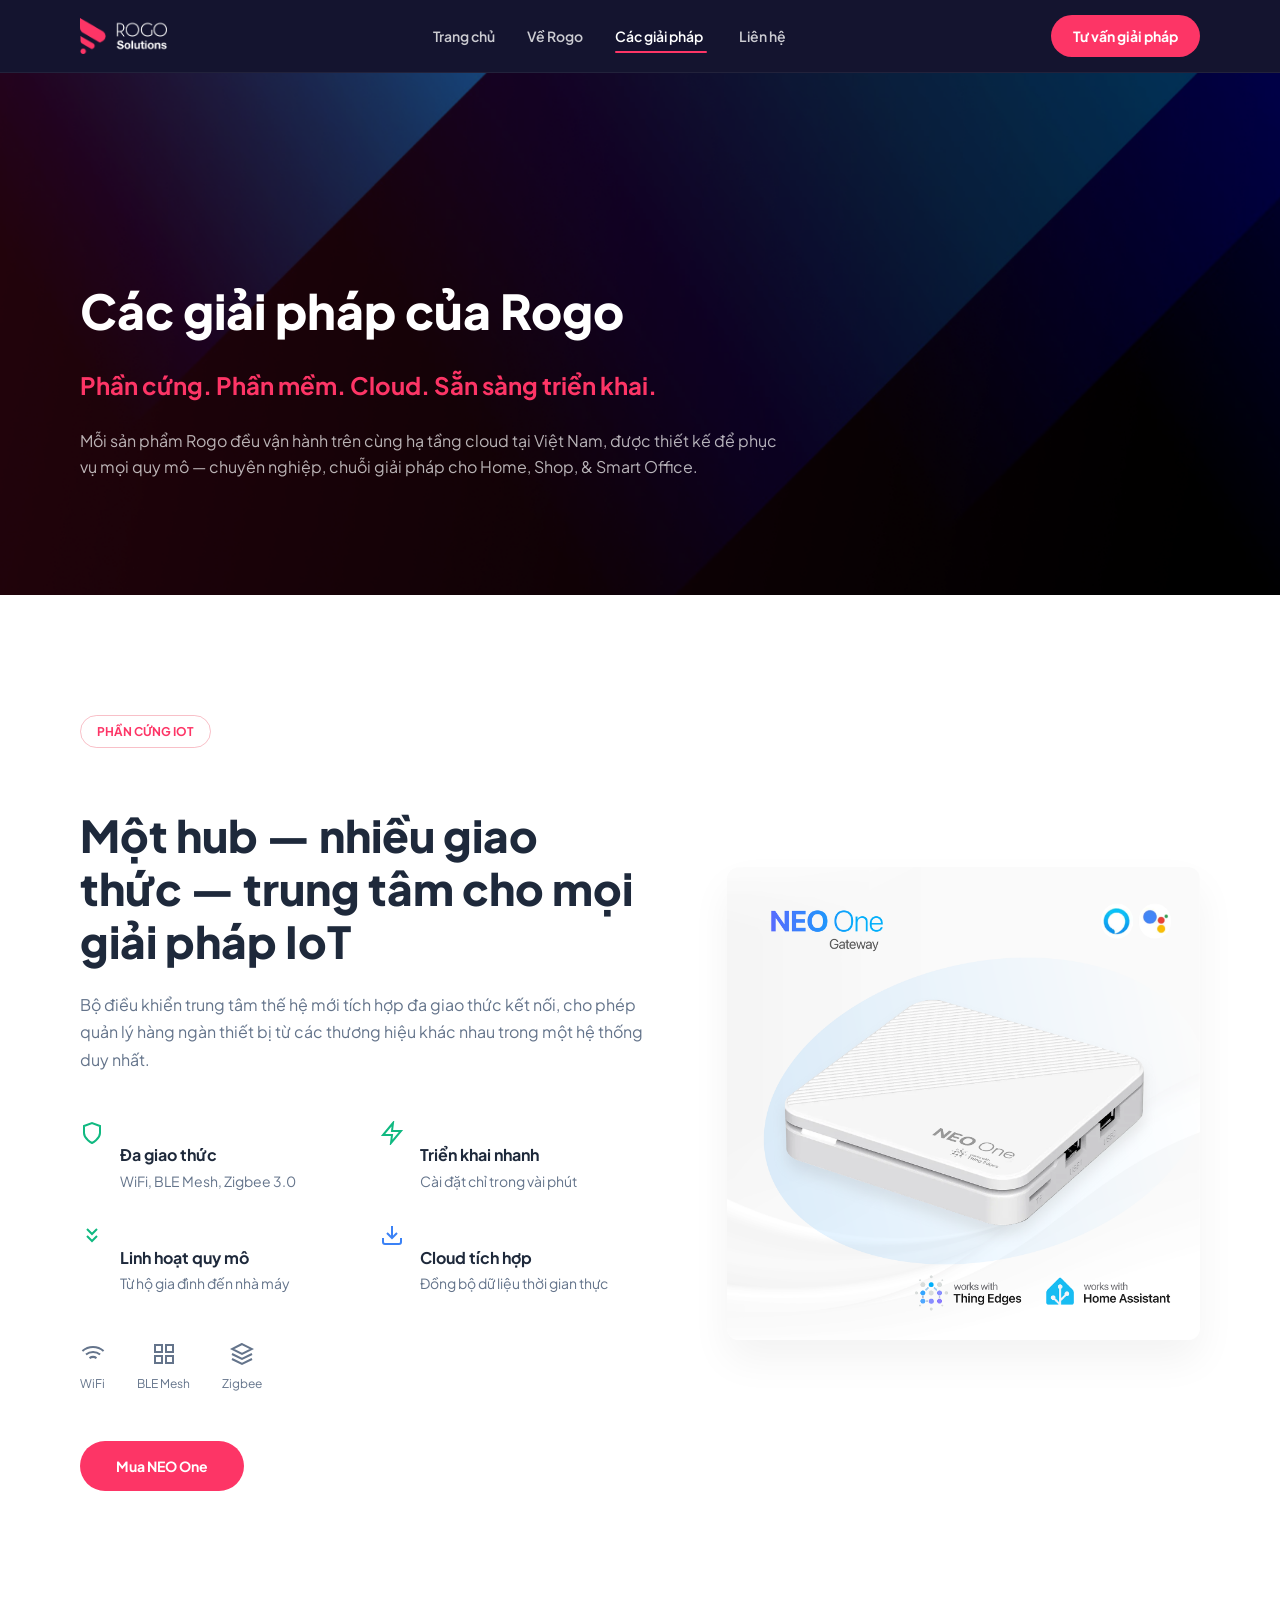
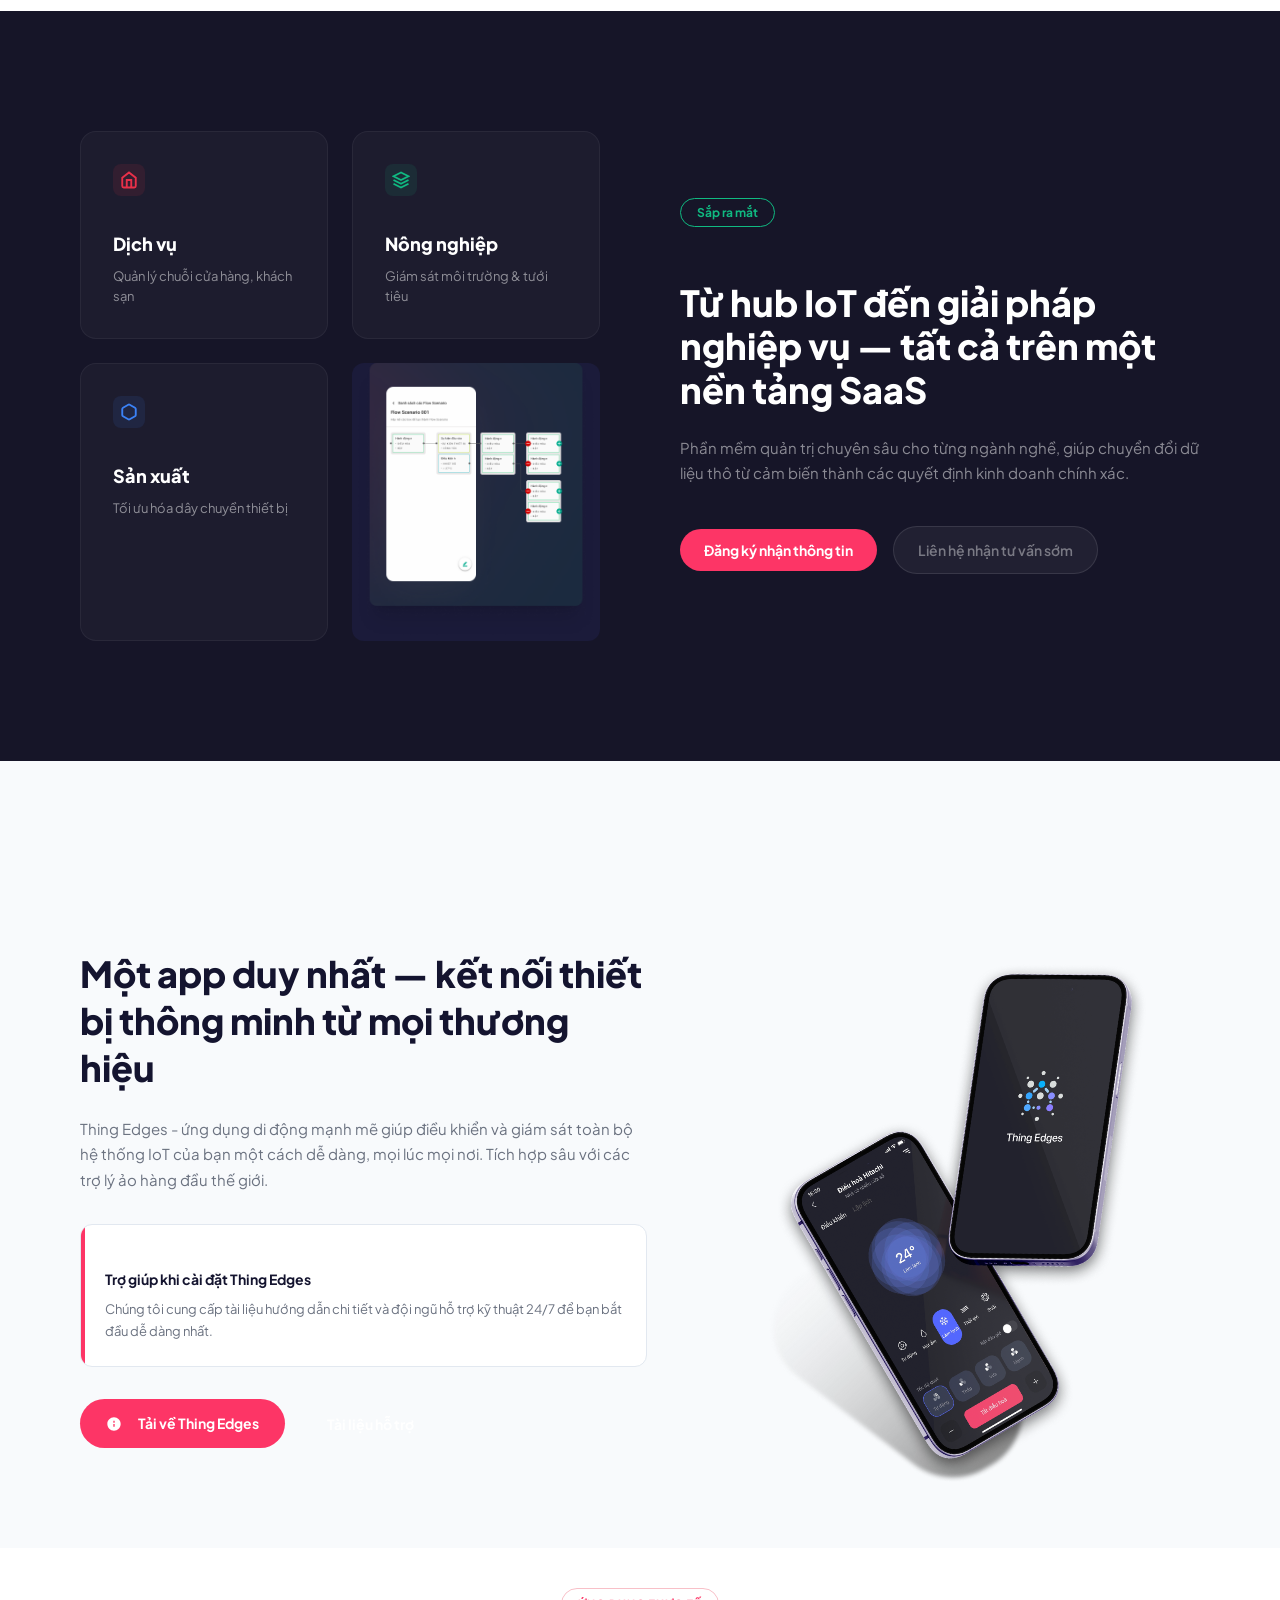
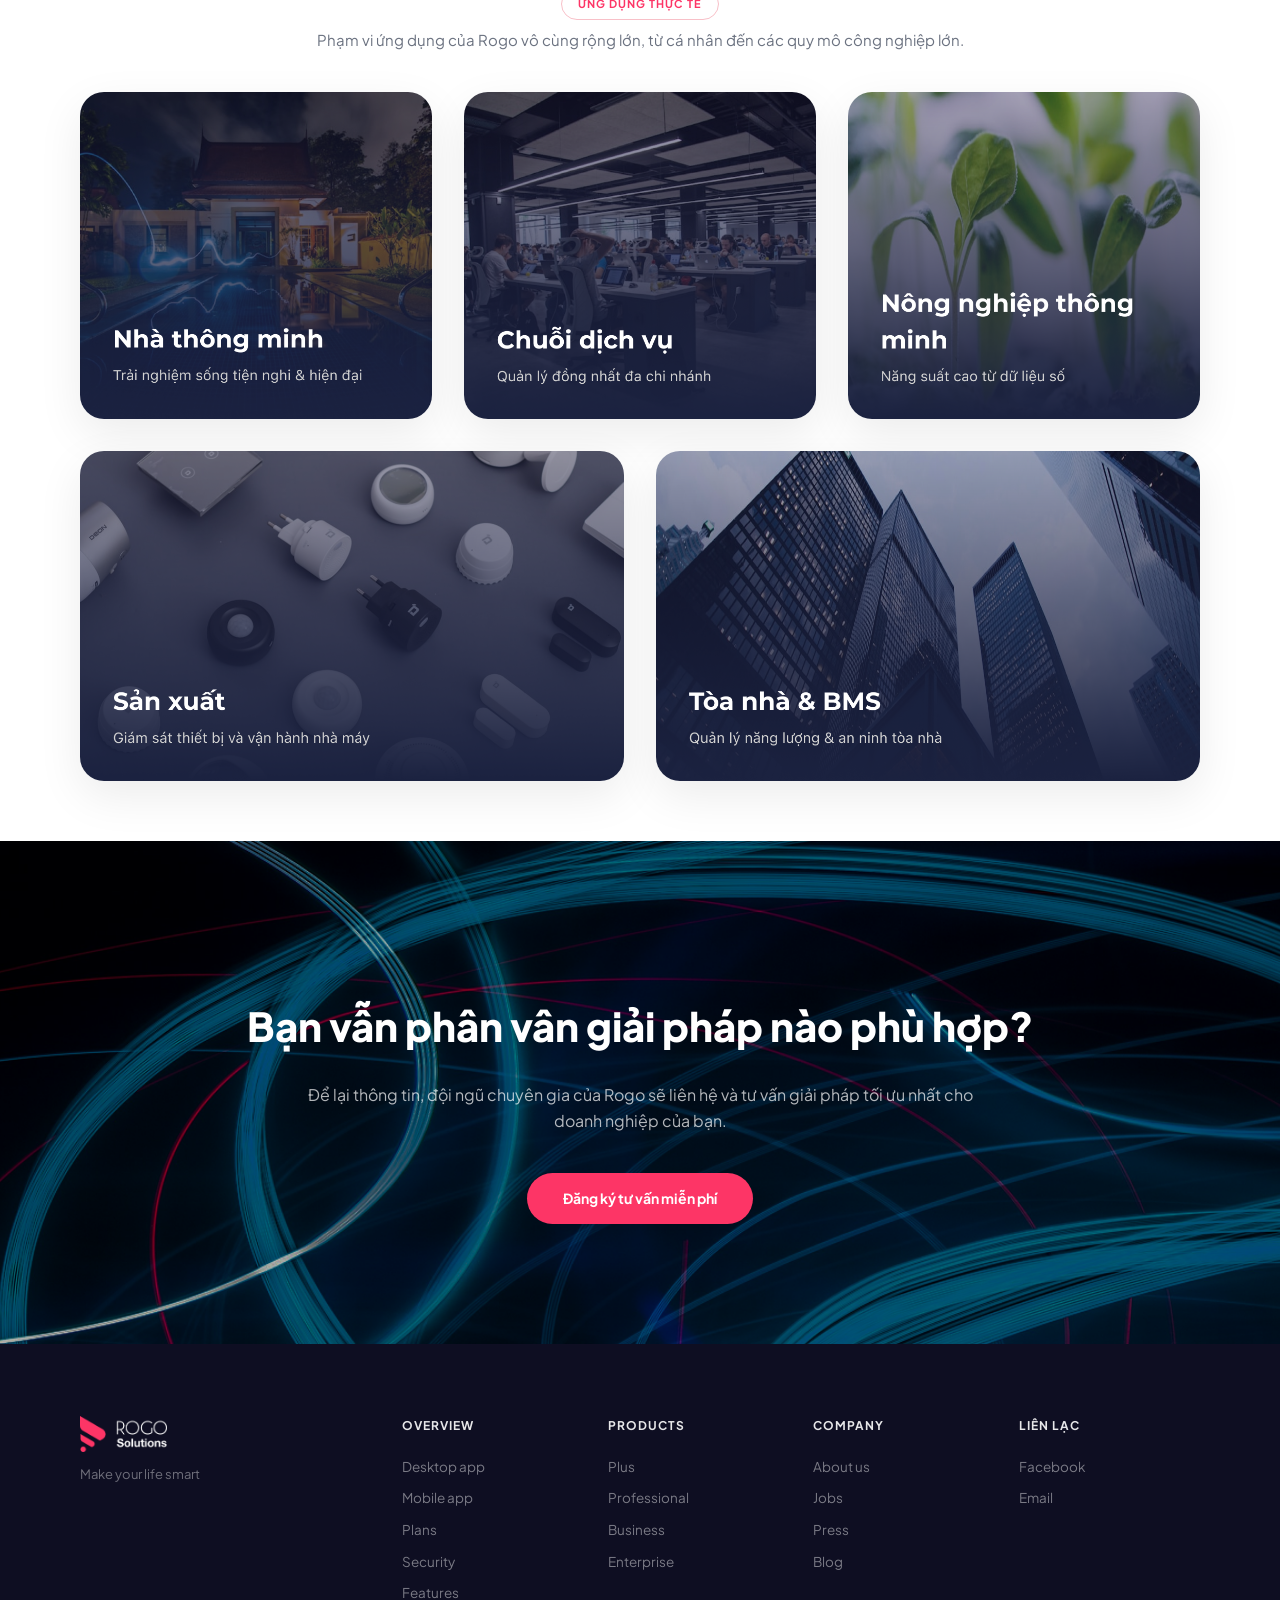
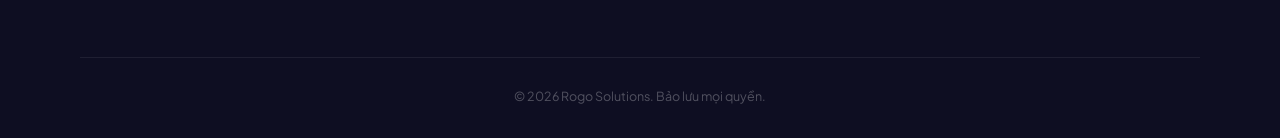
<file: solutions.html>
<!doctype html>
<html lang="vi">
<head>
<meta charset="utf-8" />
<meta name="viewport" content="width=device-width,initial-scale=1" />
<title>Các giải pháp - Rogo Solutions</title>
<link rel="icon" type="image/png" href="assets/web_icon.png">
<link rel="preconnect" href="https://fonts.googleapis.com">
<link rel="preconnect" href="https://fonts.gstatic.com" crossorigin>
<link href="https://fonts.googleapis.com/css2?family=Plus+Jakarta+Sans:ital,wght@0,400;0,500;0,600;0,700;0,800;1,400&family=Lora:ital,wght@0,400;0,600;1,400&display=swap" rel="stylesheet">
<link rel="stylesheet" href="css/style.css">
<style>
/* Custom CSS for Solutions Page */
.sol-hero {
  padding: 160px 0 100px;
  background: url('assets/Background3.png') no-repeat center center;
  background-size: cover;
  color: #fff;
  text-align: left;
}
.sol-hero h1 { font-size: 48px; font-weight: 800; margin-bottom: 16px; color: #fff; }
.sol-hero .subtitle { font-size: 24px; font-weight: 700; color: #FD3566; margin-bottom: 24px; }
.sol-hero p { font-size: 16px; color: rgba(255,255,255,.7); line-height: 1.6; max-width: 700px; }

.sol-hub { padding: 120px 0; background: #fff; color: var(--text); }
.hub-grid { display: grid; grid-template-columns: 1.2fr 1fr; gap: 80px; align-items: center; }
.hub-text .badge-eyebrow { 
  display: inline-block;
  padding: 6px 16px;
  border: 1px solid rgba(233,48,73,0.3);
  border-radius: 20px;
  color: #FD3566;
  font-size: 12px;
  font-weight: 700;
  margin-bottom: 24px;
  text-transform: uppercase;
}
.hub-text h2 { font-size: 44px; font-weight: 800; margin-bottom: 24px; line-height: 1.2; color: #1e293b; }
.hub-text p.desc { font-size: 16px; color: #64748b; line-height: 1.7; margin-bottom: 48px; }
.hub-features { display: grid; grid-template-columns: 1fr 1fr; gap: 32px; margin-bottom: 48px; }
.hub-feat-item { display: flex; gap: 16px; align-items: flex-start; }
.hub-feat-icon { width: 24px; height: 24px; color: #10b981; flex-shrink: 0; }
.hub-feat-item h4 { font-size: 16px; font-weight: 700; margin-bottom: 4px; color: #1e293b; }
.hub-feat-item p { font-size: 14px; margin: 0; line-height: 1.4; color: #64748b; }

.hub-icons-row { display: flex; gap: 32px; margin-bottom: 48px; align-items: center; }
.hub-icon-box { display: flex; flex-direction: column; align-items: center; gap: 8px; color: #64748b; font-size: 12px; }
.hub-icon-box svg { width: 24px; height: 24px; }

.btn-pill { 
  padding: 14px 36px; 
  border-radius: 30px; 
  background: #FD3566; 
  color: #fff; 
  border: none; 
  font-weight: 700; 
  font-size: 14px;
  cursor: pointer;
  transition: all 0.3s ease;
}
.btn-pill:hover { background: #d91642; transform: translateY(-2px); }
.hub-img img { width: 100%; border-radius: 12px; box-shadow: 0 20px 40px rgba(0,0,0,0.05); }

.sol-platform { padding: 120px 0; background: #161528; color: #fff; }
.plat-grid { display: grid; grid-template-columns: 1fr 1fr; gap: 80px; align-items: center; }
.plat-cards { display: grid; grid-template-columns: 1fr 1fr; gap: 24px; }
.plat-card { 
  background: rgba(255,255,255,0.03); 
  padding: 32px; 
  border-radius: 16px; 
  border: 1px solid rgba(255,255,255,0.05);
  display: flex;
  flex-direction: column;
  color: #fff;
}
.plat-card h3 { font-size: 18px; font-weight: 800; margin-bottom: 8px; color: #fff; }
.plat-card p { font-size: 13px; color: rgba(255,255,255,0.5); line-height: 1.5; margin: 0; }
.plat-card .icon-box { 
  width: 32px; height: 32px; border-radius: 8px; 
  display: flex; align-items: center; justify-content: center; margin-bottom: 16px;
}

.plat-text .badge-eyebrow {
  display: inline-block;
  padding: 4px 16px;
  border: 1px solid #10b981;
  border-radius: 20px;
  color: #10b981;
  font-size: 12px;
  font-weight: 700;
  margin-bottom: 24px;
}
.plat-text h2 { font-size: 36px; font-weight: 800; margin-bottom: 24px; line-height: 1.2; color: #fff; }
.plat-text p.desc { color: rgba(255,255,255,0.5); font-size: 15px; line-height: 1.7; margin-bottom: 40px; }

.plat-actions { display: flex; gap: 16px; align-items: center; }
.plat-btn {
  background: #FD3566;
  color: #fff;
  border: none;
  padding: 12px 24px;
  border-radius: 30px;
  font-weight: 700;
  cursor: pointer;
  font-size: 14px;
}
.btn-ghost-dark {
  background: rgba(255,255,255,0.05);
  color: rgba(255,255,255,0.4);
  border: 1px solid rgba(255,255,255,0.1);
  padding: 12px 24px;
  border-radius: 30px;
  font-weight: 600;
  text-decoration: none;
  font-size: 14px;
}

/* App UI Card */
.plat-card-img { padding: 0; background: transparent; border: none; align-items: center; display: flex; justify-content: center; background: #1b1b3a; border-radius: 12px; overflow: hidden; }
.plat-card-img img { width: 100%; height: 100%; object-fit: cover; }

.sol-app { padding: 80px 0 20px; background: #f8fafc; }
.app-grid { display: grid; grid-template-columns: 1.2fr 1fr; gap: 80px; align-items: center; }
.app-text h2 { font-size: 36px; font-weight: 800; margin-bottom: 24px; }
.app-text p { font-size: 16px; color: var(--text-muted); line-height: 1.7; margin-bottom: 32px; }
.app-badges { display: flex; gap: 16px; }
.app-badges img { height: 40px; }
.app-img img { width: 100%; }

.iot-sectors .badge-eyebrow {
  display: inline-block;
  padding: 6px 16px;
  border: 1px solid rgba(233,48,73,0.3);
  border-radius: 20px;
  color: #FD3566;
  font-size: 11px;
  font-weight: 700;
  margin-bottom: 12px;
  text-transform: uppercase;
  letter-spacing: 1px;
}
.iot-sectors { padding: 40px 0 60px; background: #fff; }
.iot-grid { 
  display: grid !important;
  grid-template-columns: repeat(6, 1fr) !important;
  gap: 32px !important;
  max-width: 1300px !important;
  margin: 0 auto !important;
}
.iot-card { 
  width: 100% !important;
  border-radius: 24px !important; 
  overflow: hidden !important; 
  box-shadow: 0 15px 45px rgba(0,0,0,0.08) !important;
  transition: all 0.4s cubic-bezier(0.165, 0.84, 0.44, 1) !important;
  background: #f8fafc !important;
  position: relative !important;
  height: auto !important; /* Allow natural height */
}
.iot-card:hover { 
  transform: translateY(-8px) scale(1.01) !important; 
  box-shadow: 0 25px 55px rgba(0,0,0,0.12) !important;
}
.iot-card img { 
  width: 100% !important; 
  height: auto !important; /* Don't force height to 100% to avoid cropping text */
  display: block !important; 
}

.iot-card:nth-child(1), .iot-card:nth-child(2), .iot-card:nth-child(3) { 
  grid-column: span 2 !important; 
}
.iot-card:nth-child(4), .iot-card:nth-child(5) { 
  grid-column: span 3 !important; 
}

.sol-cta { 
  padding: 120px 0; 
  background: url('assets/Background1.png') no-repeat center center;
  background-size: cover;
  color: #fff; 
  text-align: center; 
}
.sol-cta h2 { font-size: 40px; font-weight: 800; margin-bottom: 24px; }
.sol-cta p { font-size: 16px; color: rgba(255,255,255,0.7); margin-bottom: 40px; max-width: 700px; margin-left: auto; margin-right: auto; }
.sol-cta .btn-primary { background: #FD3566; border: none; padding: 14px 36px; border-radius: 30px; font-weight: 700; }

@media (max-width: 900px) {
  .container { padding: 0 24px; }
  .sol-hero { padding: 100px 24px 60px; text-align: center; }
  .sol-hero h1 { font-size: 32px; }
  .sol-hero .subtitle { font-size: 18px; }
  .sol-hero p { margin-inline: auto; }
  .hub-grid, .plat-grid, .app-grid { grid-template-columns: 1fr; gap: 40px; text-align: center; padding: 0 24px; }
  .hub-features { grid-template-columns: 1fr; gap: 20px; }
  .hub-icons-row { justify-content: center; }
  .plat-cards { grid-template-columns: 1fr; }
  .plat-actions { justify-content: center; flex-direction: column; }
  .app-badges { justify-content: center; flex-direction: column; }
  .iot-grid { grid-template-columns: 1fr !important; gap: 20px !important; padding: 0 24px; }
  .iot-card { grid-column: span 1 !important; }
  .sol-cta h2 { font-size: 30px; }
}
@media (max-width: 600px) {
  .sol-hero h1 { font-size: 28px; }
  .sol-cta { padding: 80px 0; }
}
</style>
</head>
<body>

<!-- NAV -->
<header class="nav" id="main-nav">
  <div class="container nav-inner">
    <a class="logo" href="index.html" id="logo-link">
      <img src="assets/Logo%20vector.png" alt="Rogo Solutions Logo" class="logo-img">
    </a>
    <nav aria-label="Main navigation">
      <ul class="nav-links" id="nav-links">
        <li><a href="index.html" id="nav-home">Trang chủ</a></li>
        <li><a href="about.html" id="nav-about">Về Rogo</a></li>
        <li class="has-dropdown">
          <a href="solutions.html" class="active" id="nav-solutions">Các giải pháp <svg class="chevron" viewBox="0 0 16 16" fill="none"><path d="M4 6l4 4 4-4" stroke="currentColor" stroke-width="1.5" stroke-linecap="round" stroke-linejoin="round"/></svg></a>
          <ul class="dropdown" id="solutions-dropdown">
            <li><a href="solutions.html#rogo-platform">Rogo Platform (PaaS)</a></li>
            <li><a href="solutions.html#enterprise-saas">IoT Enterprise SaaS</a></li>
            <li><a href="solutions.html#neo-one">Thing Edges - NEO One</a></li>
          </ul>
        </li>
        <li><a href="contact.html" id="nav-contact">Liên hệ</a></li>
      </ul>
    </nav>
    <div class="nav-right">
      <a href="contact.html#contact-form" class="nav-cta" id="nav-cta-btn" style="text-decoration:none;">Tư vấn giải pháp</a>
      <button class="hamburger" id="hamburger-btn" aria-label="Toggle menu">
        <span></span><span></span><span></span>
      </button>
    </div>
  </div>
</header>

<!-- HERO -->
<section class="sol-hero">
  <div class="container">
    <h1>Các giải pháp của Rogo</h1>
    <div class="subtitle" style="color:#FD3566">Phần cứng. Phần mềm. Cloud. Sẵn sàng triển khai.</div>
    <p>Mỗi sản phẩm Rogo đều vận hành trên cùng hạ tầng cloud tại Việt Nam, được thiết kế để phục vụ mọi quy mô — chuyên nghiệp, chuỗi giải pháp cho Home, Shop, &amp; Smart Office.</p>
  </div>
</section>

<!-- HUB SECTION -->
<section class="sol-hub" id="neo-one">
  <div class="container hub-grid">
    <div class="hub-text reveal">
      <span class="badge-eyebrow">Phần cứng IoT</span>
      <h2>Một hub — nhiều giao thức — trung tâm cho mọi giải pháp IoT</h2>
      <p class="desc">Bộ điều khiển trung tâm thế hệ mới tích hợp đa giao thức kết nối, cho phép quản lý hàng ngàn thiết bị từ các thương hiệu khác nhau trong một hệ thống duy nhất.</p>
      
      <div class="hub-features">
        <div class="hub-feat-item reveal">
          <svg class="hub-feat-icon" viewBox="0 0 24 24" fill="none" stroke="currentColor" stroke-width="2"><path d="M12 22s8-4 8-10V5l-8-3-8 3v7c0 6 8 10 8 10z"/></svg>
          <div>
            <h4>Đa giao thức</h4>
            <p>WiFi, BLE Mesh, Zigbee 3.0</p>
          </div>
        </div>
        <div class="hub-feat-item reveal">
          <svg class="hub-feat-icon" style="color:#10b981" viewBox="0 0 24 24" fill="none" stroke="currentColor" stroke-width="2"><path d="M13 2L3 14h9l-1 8 10-12h-9l1-8z"/></svg>
          <div>
            <h4>Triển khai nhanh</h4>
            <p>Cài đặt chỉ trong vài phút</p>
          </div>
        </div>
        <div class="hub-feat-item reveal">
          <svg class="hub-feat-icon" viewBox="0 0 24 24" fill="none" stroke="currentColor" stroke-width="2"><path d="M7 13l5 5 5-5M7 6l5 5 5-5"/></svg>
          <div>
            <h4>Linh hoạt quy mô</h4>
            <p>Từ hộ gia đình đến nhà máy</p>
          </div>
        </div>
        <div class="hub-feat-item reveal">
          <svg class="hub-feat-icon" style="color:#3b82f6" viewBox="0 0 24 24" fill="none" stroke="currentColor" stroke-width="2"><path d="M21 15v4a2 2 0 0 1-2 2H5a2 2 0 0 1-2-2v-4M7 10l5 5 5-5M12 15V3"/></svg>
          <div>
            <h4>Cloud tích hợp</h4>
            <p>Đồng bộ dữ liệu thời gian thực</p>
          </div>
        </div>
      </div>
      
      <div class="hub-icons-row reveal">
        <div class="hub-icon-box">
          <svg viewBox="0 0 24 24" fill="none" stroke="currentColor" stroke-width="2"><path d="M5 12.55a11 11 0 0 1 14.08 0M1.42 9a16 16 0 0 1 21.16 0M8.53 16.11a6 6 0 0 1 6.95 0M12 20h.01"/></svg>
          <span>WiFi</span>
        </div>
        <div class="hub-icon-box">
          <svg viewBox="0 0 24 24" fill="none" stroke="currentColor" stroke-width="2"><rect x="3" y="3" width="7" height="7"/><rect x="14" y="3" width="7" height="7"/><rect x="14" y="14" width="7" height="7"/><rect x="3" y="14" width="7" height="7"/></svg>
          <span>BLE Mesh</span>
        </div>
        <div class="hub-icon-box">
          <svg viewBox="0 0 24 24" fill="none" stroke="currentColor" stroke-width="2"><path d="M12 2L2 7l10 5 10-5-10-5zM2 17l10 5 10-5M2 12l10 5 10-5"/></svg>
          <span>Zigbee</span>
        </div>
      </div>
      
      <a href="https://thingedges.com/" target="_blank" class="btn-pill reveal" style="text-decoration:none; display:inline-block;">Mua NEO One</a>
    </div>
    <div class="hub-img reveal">
       <img src="assets/NEO One Hub.png" alt="Rogo Hub NEO One">
    </div>
  </div>
</section>

<!-- PLATFORM SECTION -->
<section class="sol-platform" id="enterprise-saas">
  <div class="container plat-grid">
    <div class="plat-cards reveal">
      <div class="plat-card reveal">
        <div class="icon-box" style="background:rgba(233,48,73,0.1);">
          <svg width="18" height="18" viewBox="0 0 24 24" fill="none" stroke="#E93049" stroke-width="2.5"><path d="M3 9l9-7 9 7v11a2 2 0 0 1-2 2H5a2 2 0 0 1-2-2z"/><polyline points="9 22 9 12 15 12 15 22"/></svg>
        </div>
        <h3>Dịch vụ</h3>
        <p>Quản lý chuỗi cửa hàng, khách sạn</p>
      </div>
      <div class="plat-card reveal">
        <div class="icon-box" style="background:rgba(16,185,129,0.1);">
          <svg width="18" height="18" viewBox="0 0 24 24" fill="none" stroke="#10b981" stroke-width="2.5"><path d="M12 2L2 7l10 5 10-5-10-5zM2 17l10 5 10-5M2 12l10 5 10-5"/></svg>
        </div>
        <h3>Nông nghiệp</h3>
        <p>Giám sát môi trường & tưới tiêu</p>
      </div>
      <div class="plat-card reveal">
        <div class="icon-box" style="background:rgba(59,130,246,0.1);">
          <svg width="18" height="18" viewBox="0 0 24 24" fill="none" stroke="#3b82f6" stroke-width="2.5"><path d="M21 16V8a2 2 0 0 0-1-1.73l-7-4a2 2 0 0 0-2 0l-7 4A2 2 0 0 0 3 8v8a2 2 0 0 0 1 1.73l7 4a2 2 0 0 0 2 0l7-4A2 2 0 0 0 21 16z"/></svg>
        </div>
        <h3>Sản xuất</h3>
        <p>Tối ưu hóa dây chuyền thiết bị</p>
      </div>
      <div class="plat-card-img reveal">
         <img src="assets/ThingFlow.png" alt="ThingFlow App UI">
      </div>
    </div>
    <div class="plat-text reveal">
       <span class="badge-eyebrow">Sắp ra mắt</span>
       <h2>Từ hub IoT đến giải pháp nghiệp vụ — tất cả trên một nền tảng SaaS</h2>
       <p class="desc">Phần mềm quản trị chuyên sâu cho từng ngành nghề, giúp chuyển đổi dữ liệu thô từ cảm biến thành các quyết định kinh doanh chính xác.</p>
       <div class="plat-actions">
         <button class="plat-btn">Đăng ký nhận thông tin</button>
         <a href="#" class="btn-ghost-dark">Liên hệ nhận tư vấn sớm</a>
       </div>
    </div>
  </div>
</section>

<!-- APP SECTION -->
<section class="sol-app" id="rogo-platform">
  <div class="container app-grid">
    <div class="app-text reveal">
      <h2 style="font-size:36px; font-weight:800; margin-bottom:24px; line-height:1.3;">Một app duy nhất — kết nối thiết bị thông minh từ mọi thương hiệu</h2>
      <p style="font-size:15px; color:var(--text-muted); line-height:1.7; margin-bottom:32px;">Thing Edges - ứng dụng di động mạnh mẽ giúp điều khiển và giám sát toàn bộ hệ thống IoT của bạn một cách dễ dàng, mọi lúc mọi nơi. Tích hợp sâu với các trợ lý ảo hàng đầu thế giới.</p>
      
      <div class="reveal" style="background:#fff; padding:24px; border-radius:12px; margin-bottom:32px; border:1px solid #e2e8f0; position:relative; overflow:hidden;">
        <div style="position:absolute; top:0; left:0; width:4px; height:100%; background:var(--pink);"></div>
        <h4 style="margin-bottom:8px; font-size:14px; color:var(--text);">Trợ giúp khi cài đặt Thing Edges</h4>
        <p style="font-size:13px; margin:0; color:var(--text-muted);">Chúng tôi cung cấp tài liệu hướng dẫn chi tiết và đội ngũ hỗ trợ kỹ thuật 24/7 để bạn bắt đầu dễ dàng nhất.</p>
      </div>
      
      <div class="app-badges reveal" style="display:flex; gap:16px;">
        <a href="https://apps.apple.com/vn/app/thing-edges/id6502507735?l=vi" target="_blank" class="btn btn-primary" style="background:#FD3566; text-decoration:none; display:inline-flex; align-items:center;">
          <svg viewBox="0 0 24 24" width="16" height="16" fill="currentColor" style="margin-right:8px;"><path d="M12 2C6.48 2 2 6.48 2 12s4.48 10 10 10 10-4.48 10-10S17.52 2 12 2zm1 14h-2v-4h2v4zm0-6h-2V7h2v3z"/></svg> 
          Tải về Thing Edges
        </a>
        <button class="btn btn-ghost" style="border: 1px solid var(--gray-300);">Tài liệu hỗ trợ</button>
      </div>
    </div>
    <div class="app-img reveal">
       <img src="assets/Thing Edges app.png" alt="Thing Edges App Mobile" style="width:100%; transform: rotate(-5deg) translateY(20px);">
    </div>
  </div>
</section>

<!-- IOT SECTORS -->
<section class="iot-sectors">
  <div class="container">
    <div class="reveal" style="text-align:center; margin-bottom:40px;">
      <span class="badge-eyebrow" style="margin-bottom:8px;">Ứng dụng thực tế</span>
      <p style="color:var(--text-muted); font-size:15px; margin-top:0;">Phạm vi ứng dụng của Rogo vô cùng rộng lớn, từ cá nhân đến các quy mô công nghiệp lớn.</p>
    </div>
    <div class="iot-grid">
      <div class="iot-card reveal"><img src="assets/Card 1.png" alt="Nhà thông minh"></div>
      <div class="iot-card reveal"><img src="assets/Card 2.png" alt="Chuỗi dịch vụ"></div>
      <div class="iot-card reveal"><img src="assets/Card 3.png" alt="Nông nghiệp thông minh"></div>
      <div class="iot-card reveal"><img src="assets/Card 4.png" alt="Sản xuất"></div>
      <div class="iot-card reveal"><img src="assets/Card 5.png" alt="Tòa nhà & BMS"></div>
    </div>
  </div>
</section>

<!-- CTA -->
<section class="sol-cta">
  <div class="container reveal">
    <h2>Bạn vẫn phân vân giải pháp nào phù hợp?</h2>
    <p>Để lại thông tin, đội ngũ chuyên gia của Rogo sẽ liên hệ và tư vấn giải pháp tối ưu nhất cho doanh nghiệp của bạn.</p>
    <a href="contact.html#contact-form" class="btn btn-primary" style="background:#FD3566; text-decoration:none;">Đăng ký tư vấn miễn phí</a>
  </div>
</section>

<!-- FOOTER -->
<footer id="main-footer">
  <div class="container">
    <div class="foot-top">
      <div class="foot-brand">
        <a class="logo" href="index.html" id="footer-logo">
          <img src="assets/Logo%20vector.png" alt="Rogo Solutions Logo" class="logo-img">
        </a>
        <div class="foot-tagline">Make your life smart</div>
      </div>
      <div class="foot-cols">
        <div class="foot-col">
          <h5>OVERVIEW</h5>
          <a href="#">Desktop app</a>
          <a href="#">Mobile app</a>
          <a href="#">Plans</a>
          <a href="#">Security</a>
          <a href="#">Features</a>
        </div>
        <div class="foot-col">
          <h5>PRODUCTS</h5>
          <a href="#">Plus</a>
          <a href="#">Professional</a>
          <a href="#">Business</a>
          <a href="#">Enterprise</a>
        </div>
        <div class="foot-col">
          <h5>COMPANY</h5>
          <a href="#">About us</a>
          <a href="#">Jobs</a>
          <a href="#">Press</a>
          <a href="#">Blog</a>
        </div>
        <div class="foot-col">
          <h5>LIÊN LẠC</h5>
          <a href="#">Facebook</a>
          <a href="#">Email</a>
        </div>
      </div>
    </div>
    <div class="foot-bottom">© 2026 Rogo Solutions. Bảo lưu mọi quyền.</div>
  </div>
</footer>

<script src="js/main.js"></script>
</body>
</html>
</file>
<file: css/style.css>
/* ====================================================
   ROGO SOLUTIONS — style.css
   Design System: Plus Jakarta Sans + Lora
   Primary: #E93049 | Navy: #14142F
   ==================================================== */

/* ---------- TOKENS ---------- */
:root {
  --navy:       #14142F;
  --navy-2:     #1B1B3A;
  --navy-3:     #0E0E22;
  --pink:       #FD3566;
  --pink-hover: #E62E5A;
  --pink-light: #FFE4EA;
  --white:      #FFFFFF;
  --gray-50:    #F7F8FA;
  --gray-100:   #EDEEF2;
  --gray-200:   #DDE0E8;
  --gray-400:   #9CA3AF;
  --gray-500:   #6B7280;
  --gray-700:   #374151;
  --text:       #14142F;
  --text-muted: #6B7280;
  --radius:     12px;
  --radius-lg:  20px;
  --radius-xl:  28px;
  --container:  1200px;
  --shadow-sm:  0 1px 3px rgba(20,20,47,.06), 0 4px 12px rgba(20,20,47,.06);
  --shadow-md:  0 4px 16px rgba(20,20,47,.08), 0 12px 32px rgba(20,20,47,.08);
  --shadow-lg:  0 8px 32px rgba(20,20,47,.12), 0 24px 56px rgba(20,20,47,.10);
  --transition: .22s cubic-bezier(.4,0,.2,1);
}

/* ---------- RESET & BASE ---------- */
*, *::before, *::after { box-sizing: border-box; }
html, body { margin: 0; padding: 0; }
body {
  font-family: 'Plus Jakarta Sans', system-ui, -apple-system, sans-serif;
  color: var(--text);
  background: var(--white);
  line-height: 1.6;
  -webkit-font-smoothing: antialiased;
  -moz-osx-font-smoothing: grayscale;
}
img { max-width: 100%; display: block; }
a { color: inherit; text-decoration: none; }
ul { list-style: none; margin: 0; padding: 0; }
button { font-family: inherit; }

.container {
  max-width: var(--container);
  margin: 0 auto;
  padding: 0 40px;
}

/* ---------- BUTTONS ---------- */
.btn {
  display: inline-flex;
  align-items: center;
  gap: 8px;
  padding: 13px 26px;
  border-radius: 999px;
  font-family: inherit;
  font-weight: 700;
  font-size: 14px;
  border: 0;
  cursor: pointer;
  transition: var(--transition);
  white-space: nowrap;
}
.btn-primary {
  background: var(--pink);
  color: #fff;
}
.btn-primary:hover {
  background: var(--pink-hover);
  transform: translateY(-2px);
  box-shadow: 0 8px 24px rgba(233,48,73,.35);
}
.btn-ghost {
  background: transparent;
  color: #fff;
  border: 1.5px solid rgba(255,255,255,.38);
}
.btn-ghost:hover {
  border-color: rgba(255,255,255,.75);
  background: rgba(255,255,255,.08);
}

/* ---------- NAV ---------- */
.nav {
  background: var(--navy);
  position: sticky;
  top: 0;
  z-index: 100;
  border-bottom: 1px solid rgba(255,255,255,.06);
  transition: box-shadow var(--transition);
}
.nav.scrolled {
  box-shadow: 0 4px 24px rgba(0,0,0,.25);
}
.nav-inner {
  display: flex;
  align-items: center;
  justify-content: space-between;
  height: 72px;
  gap: 40px;
}

/* Logo */
.logo {
  display: flex;
  align-items: center;
  gap: 10px;
  color: #fff;
  font-weight: 800;
  flex-shrink: 0;
}
.logo-img { height: 36px; width: auto; }
.logo-fallback { display: flex; align-items: center; gap: 10px; }
.logo-text span {
  display: block;
  font-size: 18px;
  font-weight: 800;
  letter-spacing: .5px;
  line-height: 1.1;
}
.logo-text small {
  display: block;
  font-size: 10px;
  font-weight: 600;
  opacity: .7;
  letter-spacing: 1.5px;
  text-transform: uppercase;
}

/* Nav links */
.nav-links {
  display: flex;
  gap: 4px;
  align-items: center;
  flex: 1;
  justify-content: center;
}
.nav-links > li { position: relative; }
.nav-links a {
  color: rgba(255,255,255,.78);
  font-size: 14px;
  font-weight: 600;
  padding: 10px 14px;
  border-radius: var(--radius);
  display: flex;
  align-items: center;
  gap: 4px;
  white-space: nowrap;
  transition: var(--transition);
}
.nav-links a:hover { color: #fff; background: rgba(255,255,255,.07); }
.nav-links a.active { color: #fff; }
.nav-links a.active::after {
  content: "";
  position: absolute;
  left: 14px;
  right: 14px;
  bottom: 4px;
  height: 2px;
  background: var(--pink);
  border-radius: 2px;
}
.chevron {
  transition: transform var(--transition);
  vertical-align: middle;
}
.has-dropdown:hover .chevron { transform: rotate(180deg); }

/* Dropdown */
.dropdown {
  position: absolute;
  top: 100%;
  left: 0;
  background: var(--navy-2);
  border: 1px solid rgba(255,255,255,.1);
  border-radius: var(--radius);
  padding: 8px;
  min-width: 240px;
  opacity: 0;
  pointer-events: none;
  transform: translateY(10px);
  transition: opacity 0.3s ease, transform 0.3s ease, visibility 0.3s;
  visibility: hidden;
  box-shadow: var(--shadow-lg);
  z-index: 100;
}
/* Invisible bridge to prevent closing when moving mouse to dropdown */
.has-dropdown::after {
  content: "";
  position: absolute;
  top: 100%;
  left: 0;
  width: 100%;
  height: 20px;
  display: none;
}
.has-dropdown:hover::after { display: block; }

.has-dropdown:hover .dropdown {
  opacity: 1;
  pointer-events: auto;
  transform: translateY(4px);
  visibility: visible;
  transition-delay: 0s;
}
/* Slight delay when mouse leaves to make it easier to catch */
.has-dropdown .dropdown {
  transition-delay: 0.1s;
}

.dropdown a {
  display: block;
  padding: 10px 14px;
  border-radius: 8px;
  font-size: 13px;
  color: rgba(255,255,255,.75);
}
.dropdown a:hover { color: #fff; background: rgba(255,255,255,.08); }

/* Nav right */
.nav-right { display: flex; align-items: center; gap: 16px; }
.nav-cta {
  background: var(--pink);
  color: #fff;
  border: 0;
  border-radius: 999px;
  padding: 10px 22px;
  font-family: inherit;
  font-weight: 700;
  font-size: 14px;
  cursor: pointer;
  transition: var(--transition);
  white-space: nowrap;
}
.nav-cta:hover {
  background: var(--pink-hover);
  transform: translateY(-1px);
  box-shadow: 0 6px 20px rgba(233,48,73,.35);
}

/* Hamburger */
.hamburger {
  display: none;
  flex-direction: column;
  gap: 5px;
  background: none;
  border: none;
  cursor: pointer;
  padding: 6px;
  z-index: 101;
}
.hamburger span {
  display: block;
  width: 22px;
  height: 2px;
  background: rgba(255,255,255,.8);
  border-radius: 2px;
  transition: var(--transition);
}
.hamburger.active span:nth-child(1) { transform: translateY(7px) rotate(45deg); }
.hamburger.active span:nth-child(2) { opacity: 0; }
.hamburger.active span:nth-child(3) { transform: translateY(-7px) rotate(-45deg); }

.nav-links.nav-open {
  display: flex;
  flex-direction: column;
  position: fixed;
  top: 72px;
  left: 0;
  right: 0;
  bottom: 0;
  background: var(--navy);
  padding: 40px 24px;
  gap: 16px;
  z-index: 99;
  overflow-y: auto;
  animation: fade-up .3s ease both;
}
.nav-links.nav-open a {
  font-size: 18px;
  padding: 16px;
  width: 100%;
  justify-content: flex-start;
  border-bottom: 1px solid rgba(255,255,255,0.05);
}
.nav-links.nav-open .dropdown {
  position: static;
  opacity: 1;
  visibility: visible;
  transform: none;
  background: rgba(255,255,255,0.03);
  margin-top: 8px;
  pointer-events: auto;
  box-shadow: none;
  display: none;
}
.nav-links.nav-open .has-dropdown.active .dropdown {
  display: block;
}
.nav-links.nav-open .has-dropdown.active .chevron {
  transform: rotate(180deg);
}

/* ---------- HERO ---------- */
.hero {
  position: relative;
  background: linear-gradient(135deg, #1a1040 0%, #14142F 40%, #1a0e30 100%);
  color: #fff;
  overflow: hidden;
}

/* Background image */
.hero-bg-img {
  position: absolute;
  inset: 0;
  width: 100%;
  height: 100%;
  object-fit: cover;
  opacity: 0.5;
  pointer-events: none;
}

.hero-grid {
  position: relative;
  z-index: 2;
  display: grid;
  grid-template-columns: 1fr 1fr;
  width: 1120px;
  max-width: 100%;
  margin: 0 auto;
  align-items: center;
  gap: 104px;
  padding: 80px 40px;
}

.hero-content {
  flex: 1;
}
.eyebrow {
  display: inline-flex;
  align-items: center;
  gap: 8px;
  font-size: 12px;
  font-weight: 700;
  color: var(--pink);
  letter-spacing: 1.2px;
  text-transform: uppercase;
  margin-bottom: 20px;
  padding: 6px 14px;
  background: rgba(233,48,73,.12);
  border-radius: 999px;
  border: 1px solid rgba(233,48,73,.2);
}

.hero h1 {
  font-size: 54px;
  line-height: 1.1;
  font-weight: 800;
  margin: 0 0 24px;
  letter-spacing: -.5px;
}
.hero h1 .accent { color: var(--pink); }

.hero p.lead {
  font-size: 16px;
  line-height: 1.7;
  color: rgba(255,255,255,.68);
  max-width: 520px;
  margin: 0 0 36px;
}
.hero-cta { display: flex; gap: 14px; flex-wrap: wrap; }

/* Stats panel */
.stats-panel {
  display: flex;
  flex-direction: column;
  gap: 0;
  background: rgba(255,255,255,.04);
  border: 1px solid rgba(255,255,255,.1);
  border-radius: var(--radius-xl);
  overflow: hidden;
  backdrop-filter: blur(10px);
}
.stat {
  display: flex;
  align-items: center;
  gap: 16px;
  padding: 22px 28px;
  border-bottom: 1px solid rgba(255,255,255,.07);
  transition: background var(--transition);
}
.stat:last-child { border-bottom: 0; }
.stat:hover { background: rgba(255,255,255,.04); }
.stat-icon-wrap {
  width: 44px;
  height: 44px;
  border-radius: 12px;
  background: rgba(233,48,73,.12);
  border: 1px solid rgba(233,48,73,.2);
  display: grid;
  place-items: center;
  flex-shrink: 0;
}
.stat-label { font-size: 12px; color: rgba(255,255,255,.5); margin-bottom: 3px; }
.stat-value { font-size: 18px; font-weight: 700; color: #fff; }

/* ---------- SECTION HEAD ---------- */
.section { padding: 96px 0; }
.section-head {
  text-align: center;
  max-width: 680px;
  margin: 0 auto 64px;
}
.section-head h2 {
  font-size: 38px;
  line-height: 1.2;
  font-weight: 800;
  margin: 0 0 16px;
  letter-spacing: -.4px;
  color: var(--text);
}
.section-head p {
  color: var(--text-muted);
  margin: 0;
  font-size: 15px;
  line-height: 1.7;
}

/* ---------- SOLUTIONS ---------- */
.solutions-section { background: var(--white); }
.solutions-grid {
  display: grid;
  grid-template-columns: repeat(3, 1fr);
  gap: 24px;
}

.sol-card {
  border: 1px solid var(--gray-200);
  border-radius: var(--radius-xl);
  overflow: hidden;
  background: #fff;
  box-shadow: var(--shadow-sm);
  transition: transform var(--transition), box-shadow var(--transition), border-color var(--transition);
  display: flex;
  flex-direction: column;
}
.sol-card:hover {
  transform: translateY(-6px);
  box-shadow: var(--shadow-lg);
  border-color: rgba(233,48,73,.15);
}

/* Visual areas */
.sol-card-visual {
  height: 200px;
  position: relative;
  display: flex;
  align-items: center;
  justify-content: center;
  overflow: hidden;
}
.sol-visual-img {
  width: 100%;
  height: auto;
  border-bottom: 1px solid var(--gray-200);
}
.sol-visual-img img {
  width: 100%;
  height: 100%;
  object-fit: cover;
  display: block;
}

/* Card body */
.sol-card-body { padding: 24px; flex: 1; display: flex; flex-direction: column; }
.sol-tag {
  display: none;
}
.sol-card-body h3 {
  display: none;
}
.sol-card-body p {
  display: none;
}
/* ---------- WHY ROGO ---------- */
.why { background: var(--gray-50); }
.why-grid {
  display: grid;
  grid-template-columns: repeat(4, 1fr);
  gap: 20px;
}
.feature {
  background: #fff;
  border: 1px solid var(--gray-200);
  border-radius: var(--radius-lg);
  padding: 28px;
  box-shadow: var(--shadow-sm);
  transition: transform var(--transition), box-shadow var(--transition);
}
.feature:hover {
  transform: translateY(-4px);
  box-shadow: var(--shadow-md);
}
.feat-icon-wrap {
  width: 48px;
  height: 48px;
  border-radius: 14px;
  display: grid;
  place-items: center;
  margin-bottom: 20px;
}
.feat-pink  { background: #ffe4ea; }
.feat-green { background: #d1fae5; }
.feat-blue  { background: #dbeafe; }
.feat-amber { background: #fef3c7; }
.feature h3 {
  margin: 0 0 10px;
  font-size: 16px;
  font-weight: 700;
  color: var(--text);
  line-height: 1.35;
}
.feature p {
  margin: 0;
  color: var(--text-muted);
  font-size: 13.5px;
  line-height: 1.65;
}

/* ---------- PARTNERS ---------- */
.partners { padding: 60px 0 40px; background: var(--white); }
.partners .section-head h2 { font-size: 32px; }

.logos-track-wrapper {
  overflow: hidden;
  mask-image: linear-gradient(to right, transparent, black 10%, black 90%, transparent);
  -webkit-mask-image: linear-gradient(to right, transparent, black 10%, black 90%, transparent);
}
.logos-track {
  display: flex;
  gap: 0;
  animation: scroll-logos 24s linear infinite;
  width: max-content;
}
.logos-track:hover { animation-play-state: paused; }
@keyframes scroll-logos {
  0%   { transform: translateX(0); }
  100% { transform: translateX(-50%); }
}
.partner-logo-item {
  padding: 18px 48px;
  display: flex;
  align-items: center;
  justify-content: center;
  border-right: 1px solid var(--gray-100);
}
.partner-logo-item img {
  max-height: 52px;
  max-width: 170px;
  width: auto;
  object-fit: contain;
}
.partner-name {
  font-size: 16px;
  font-weight: 700;
  color: var(--gray-400);
  white-space: nowrap;
  transition: color var(--transition);
}
.partner-logo-item:hover .partner-name { color: var(--text); }

/* ---------- MISSION ---------- */
.mission {
  padding: 96px 0;
  background: #fff;
}
.mission-grid {
  display: grid;
  grid-template-columns: 1fr 1fr;
  gap: 64px;
  align-items: center;
}
.story-img {
  position: relative;
  border-radius: 20px;
  overflow: hidden;
  height: 420px;
  background: #1b1b3a url('../assets/Border.png') center/cover no-repeat;
  box-shadow: 0 24px 64px rgba(0,0,0,.4);
}
.story-img::after {
  content: '';
  position: absolute;
  inset: 0;
  background: linear-gradient(to bottom, transparent 35%, rgba(8,8,24,.8) 100%);
  pointer-events: none;
}
.story-quote {
  position: absolute;
  left: 20px;
  right: 20px;
  bottom: 20px;
  background: rgba(12,12,32,.85);
  backdrop-filter: blur(16px);
  -webkit-backdrop-filter: blur(16px);
  padding: 18px 20px;
  border-radius: 14px;
  border: 1px solid rgba(255,255,255,.1);
  z-index: 2;
}
.story-quote-text {
  font-size: 13px;
  line-height: 1.65;
  font-style: italic;
  color: rgba(255,255,255,.88);
  margin: 0 0 14px;
}
.story-quote-author {
  display: flex;
  align-items: center;
  gap: 12px;
}
.story-author-logo {
  height: 32px;
  width: auto;
  object-fit: contain;
  border-radius: 6px;
  background: rgba(255,255,255,.08);
  padding: 4px 6px;
  flex-shrink: 0;
}
.story-author-name {
  display: block;
  font-size: 12px;
  font-weight: 700;
  color: #fff;
}
.story-author-tag {
  display: block;
  font-size: 10px;
  color: rgba(255,255,255,.4);
  letter-spacing: .8px;
  text-transform: uppercase;
  margin-top: 2px;
}

/* Mission right side */
.mission-eyebrow {
  color: var(--text) !important;
  border: 1px solid var(--gray-300) !important;
  background: transparent !important;
  font-size: 11px;
}
.mission-title {
  font-size: 38px;
  font-weight: 800;
  margin: 16px 0 36px;
  color: var(--text);
  line-height: 1.2;
  letter-spacing: -.4px;
}
.mission-list { display: flex; flex-direction: column; }
.mission-item {
  display: flex;
  gap: 24px;
  padding: 24px 0;
  border-top: 1px solid var(--gray-200);
  align-items: flex-start;
}
.mission-item:last-child { border-bottom: 1px solid var(--gray-200); }
.mission-num {
  font-size: 30px;
  font-weight: 900;
  color: #0ea5e9;
  min-width: 44px;
  line-height: 1;
}
.mission-item h4 { margin: 2px 0 8px; font-size: 16px; font-weight: 700; color: var(--text); }
.mission-item p { margin: 0; color: var(--text-muted); font-size: 13.5px; line-height: 1.7; }




/* ---------- DARK SECTION (SOLUTIONS) ---------- */
.dark-section {
  background: linear-gradient(135deg, #1a1040 0%, #14142F 60%, #1a1040 100%);
  color: #fff;
  padding: 96px 0;
}
.dark-section .sol-card {
  background: transparent;
  border: none;
  box-shadow: none;
}



/* ---------- IOT SECTORS ---------- */
.iot-sectors {
  background: var(--navy);
  color: #fff;
  padding: 96px 0;
}
.iot-sectors .section-head h2 { color: #fff; }
.iot-sectors .section-head p { color: rgba(255,255,255,.6); }
.iot-sectors .eyebrow { color: var(--pink); }

.iot-grid {
  display: flex;
  flex-wrap: wrap;
  justify-content: center;
  gap: 24px;
}
.iot-card {
  width: calc(33.333% - 16px);
  border-radius: var(--radius-xl);
  overflow: hidden;
  position: relative;
  box-shadow: var(--shadow-md);
  transition: transform var(--transition);
}
.iot-card-wide {
  width: calc(50% - 12px);
}
.iot-card:hover { transform: translateY(-4px); }
.iot-card img {
  width: 100%;
  height: 100%;
  object-fit: cover;
  display: block;
}

/* ---------- CTA ---------- */
.cta { background: var(--navy); padding: 96px 0; }
.cta-box {
  position: relative;
  max-width: 900px;
  margin: 0 auto;
  padding: 72px 64px;
  border-radius: var(--radius-xl);
  background: linear-gradient(135deg, rgba(233,48,73,.08) 0%, rgba(99,102,241,.12) 100%);
  border: 1px solid rgba(255,255,255,.1);
  text-align: center;
  overflow: hidden;
  backdrop-filter: blur(20px);
}
.cta-glow {
  position: absolute;
  width: 280px;
  height: 280px;
  border-radius: 50%;
  filter: blur(80px);
  pointer-events: none;
}
.cta-glow-1 { background: rgba(233,48,73,.4); top: -140px; right: -80px; }
.cta-glow-2 { background: rgba(99,102,241,.35); bottom: -140px; left: -80px; }
.cta-box h2, .cta-box p, .cta-box .cta-actions { position: relative; z-index: 2; }
.cta-box h2 { color: #fff; font-size: 36px; font-weight: 800; margin: 0 0 16px; }
.cta-box p { color: rgba(255,255,255,.6); margin: 0 0 36px; font-size: 15px; }
.cta-actions { display: flex; justify-content: center; gap: 14px; flex-wrap: wrap; }

/* ---------- FOOTER ---------- */
footer {
  background: var(--navy-3);
  color: rgba(255,255,255,.55);
  padding: 72px 0 32px;
}
.foot-top {
  display: grid;
  grid-template-columns: 1fr 3fr;
  gap: 56px;
  padding-bottom: 48px;
  border-bottom: 1px solid rgba(255,255,255,.07);
}
.foot-brand {}
.foot-tagline {
  font-size: 13px;
  color: rgba(255,255,255,.4);
  margin-top: 12px;
  margin-bottom: 20px;
}
.foot-social { display: flex; gap: 10px; }
.social-link {
  width: 36px;
  height: 36px;
  border-radius: 10px;
  background: rgba(255,255,255,.06);
  border: 1px solid rgba(255,255,255,.08);
  display: grid;
  place-items: center;
  color: rgba(255,255,255,.5);
  transition: var(--transition);
}
.social-link:hover {
  background: rgba(233,48,73,.15);
  border-color: rgba(233,48,73,.3);
  color: var(--pink);
}
.foot-cols {
  display: grid;
  grid-template-columns: repeat(4, 1fr);
  gap: 24px;
}
.foot-col h5 {
  color: rgba(255,255,255,.9);
  font-size: 12px;
  font-weight: 700;
  letter-spacing: 1px;
  text-transform: uppercase;
  margin: 0 0 16px;
}
.foot-col a {
  display: block;
  font-size: 13.5px;
  color: rgba(255,255,255,.45);
  padding: 5px 0;
  transition: color var(--transition);
}
.foot-col a:hover { color: rgba(255,255,255,.9); }
.foot-bottom {
  padding-top: 28px;
  font-size: 12.5px;
  color: rgba(255,255,255,.28);
  text-align: center;
}

/* ---------- ANIMATIONS ---------- */
@keyframes fade-up {
  from { opacity: 0; transform: translateY(24px); }
  to   { opacity: 1; transform: translateY(0); }
}
.animate-fade-up {
  animation: fade-up .55s cubic-bezier(.4,0,.2,1) both;
}
.delay-1 { animation-delay: .1s; }
.delay-2 { animation-delay: .2s; }
.delay-3 { animation-delay: .3s; }
.delay-4 { animation-delay: .4s; }

/* ---------- SCROLL REVEAL ---------- */
.reveal {
  opacity: 0;
  transform: translateY(28px);
  transition: opacity .6s cubic-bezier(.4,0,.2,1), transform .6s cubic-bezier(.4,0,.2,1);
}
.reveal.visible {
  opacity: 1;
  transform: translateY(0);
}

/* ---------- RESPONSIVE ---------- */
@media (max-width: 1100px) {
  .why-grid { grid-template-columns: 1fr 1fr; }
  .solutions-grid { grid-template-columns: 1fr 1fr; }
}

@media (max-width: 900px) {
  .container { padding: 0 24px; }
  .hero-grid { grid-template-columns: 1fr; gap: 48px; padding: 60px 24px 80px; text-align: center; }
  .hero-content { order: 1; }
  .hero h1 { font-size: 36px; }
  .hero p.lead { margin-inline: auto; }
  .hero-cta { justify-content: center; }
  .stats-panel { order: 2; grid-template-columns: 1fr 1fr; display: grid; }
  .stat { border-bottom: 1px solid rgba(255,255,255,.07) !important; border-right: 1px solid rgba(255,255,255,.07); }
  .stat:nth-child(2n) { border-right: 0; }
  
  .mission-grid { grid-template-columns: 1fr; gap: 40px; }
  .mission-visual { order: 2; }
  .mission-content { order: 1; }
  .mission-title { font-size: 30px; }

  .solutions-grid { grid-template-columns: 1fr; }
  .why-grid { grid-template-columns: 1fr 1fr; }
  .foot-top { grid-template-columns: 1fr; gap: 40px; }
  .foot-cols { grid-template-columns: repeat(2, 1fr); }
  .cta-box { padding: 48px 24px; }
  .cta-box h2 { font-size: 28px; }
  .section { padding: 64px 0; }
  
  .nav-links { display: none; }
  .hamburger { display: flex; }
}

@media (max-width: 600px) {
  .hero h1 { font-size: 28px; }
  .section-head h2 { font-size: 24px; }
  .why-grid { grid-template-columns: 1fr; }
  .foot-cols { grid-template-columns: 1fr; text-align: center; }
  .foot-social { justify-content: center; }
  .hero-cta { flex-direction: column; }
  .hero-cta .btn { width: 100%; justify-content: center; }
  .stats-panel { grid-template-columns: 1fr; }
  .stat { border-right: 0; }
}
</file>
